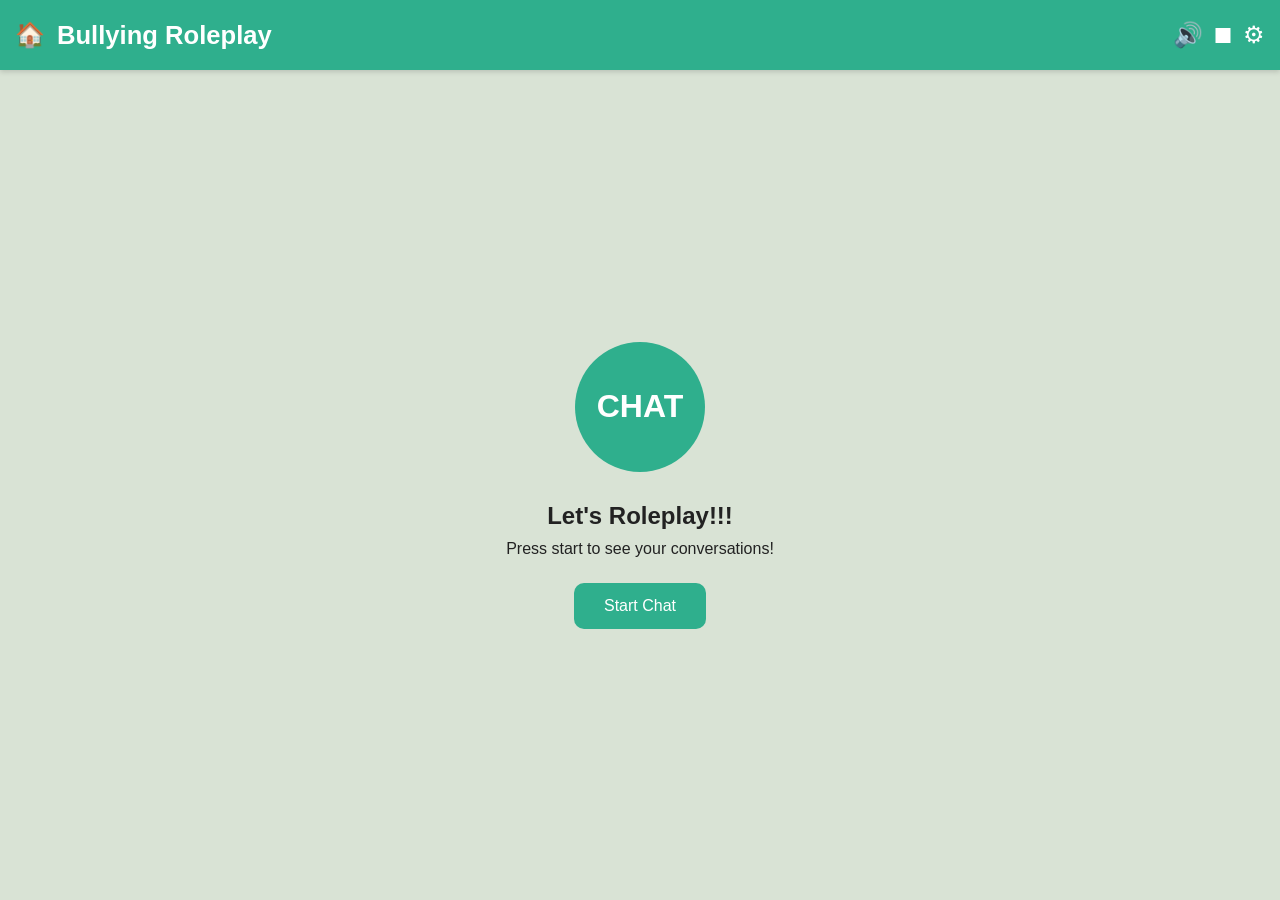
<file: CyberSafe_Games/BullyingRoleplayGame/BullyingRoleplay.html>
<html lang="en">
<head>
  <meta charset="UTF-8">
  <meta name="viewport" content="width=device-width, initial-scale=1.0">

  <title>Bullying Roleplay</title>
  <link rel="stylesheet" href="bullying-style.css">
</head>

<body class="theme-default">

  <div class="app">

    <!-- main top bar -->
    <div class="topbar">
      <button id="hubBtn" class="icon-btn">🏠</button>
      <h1>Bullying Roleplay</h1>

      <div class="top-actions">
        <button id="speakBtn" class="icon-btn">🔊</button>
        <button id="stopSpeechBtn" class="icon-btn">⏹</button>
        <button id="settingsBtn" class="icon-btn">⚙</button>
      </div>
    </div>

    <!-- first screen -->
    <div id="homeScreen" class="home-screen active">
      <div class="chat-logo">CHAT</div>

      <div class="home-text">
        <h2>Let's Roleplay!!!</h2>
        <p>Press start to see your conversations!</p>
      </div>

      <button id="startBtn" class="start-btn">Start Chat</button>
    </div>

    <!-- chat list screen -->
    <div id="listScreen" class="list-screen">
      <div id="contactList" class="contact-list"></div>

      <div class="bottom-nav">
        <button id="chatTab" class="bottom-btn active">CHAT</button>
        <button id="exitToHubBtn" class="bottom-btn">EXIT</button>
      </div>
    </div>

    <!-- actual chat screen -->
    <div id="chatScreen" class="chat-screen">
      <div class="chat-header">
        <button id="backToListBtn" class="icon-btn">←</button>

        <div id="chatAvatar" class="avatar-small">🦊</div>
        <h2 id="chatName">Sir Sly Paws</h2>

        <div class="chat-icons">
          <span>📞</span>
          <span>⋮</span>
        </div>
      </div>

      <div id="chatArea" class="chat-area"></div>

      <div id="choiceArea" class="choice-area"></div>

      <div id="tipBox" class="tip-box hidden">
        <span>💡</span>
        <p id="tipText"></p>
        <button id="closeTipBtn">×</button>
      </div>

      <div class="message-input">
        <span>📎</span>
        <input type="text" placeholder="Type a message..." disabled>
        <span>➤</span>
      </div>
    </div>

  </div>

  <!-- settings box -->
  <div id="settingsModal" class="modal">
    <div class="modal-box">
      <button id="closeSettings" class="close-btn">×</button>

      <h2>Settings</h2>

      <h3>Theme</h3>
      <button class="theme-option active" data-theme="default">Default</button>
      <button class="theme-option" data-theme="dark">High Contrast Dark</button>
      <button class="theme-option" data-theme="light">High Contrast Light</button>
      <button class="theme-option" data-theme="blueyellow">Blue-Yellow Accessible</button>

      <h3>Text Size</h3>
      <div class="size-options">
        <button class="size-option" data-scale="0.85">Small</button>
        <button class="size-option active" data-scale="1">Medium</button>
        <button class="size-option" data-scale="1.2">Large</button>
        <button class="size-option" data-scale="1.4">Extra Large</button>
      </div>

      <label class="tts-row">
        <input type="checkbox" id="ttsToggle">
        Text-to-speech feedback
      </label>
    </div>
  </div>

  <script src="bullying-script.js"></script>
</body>
</html>
</file>
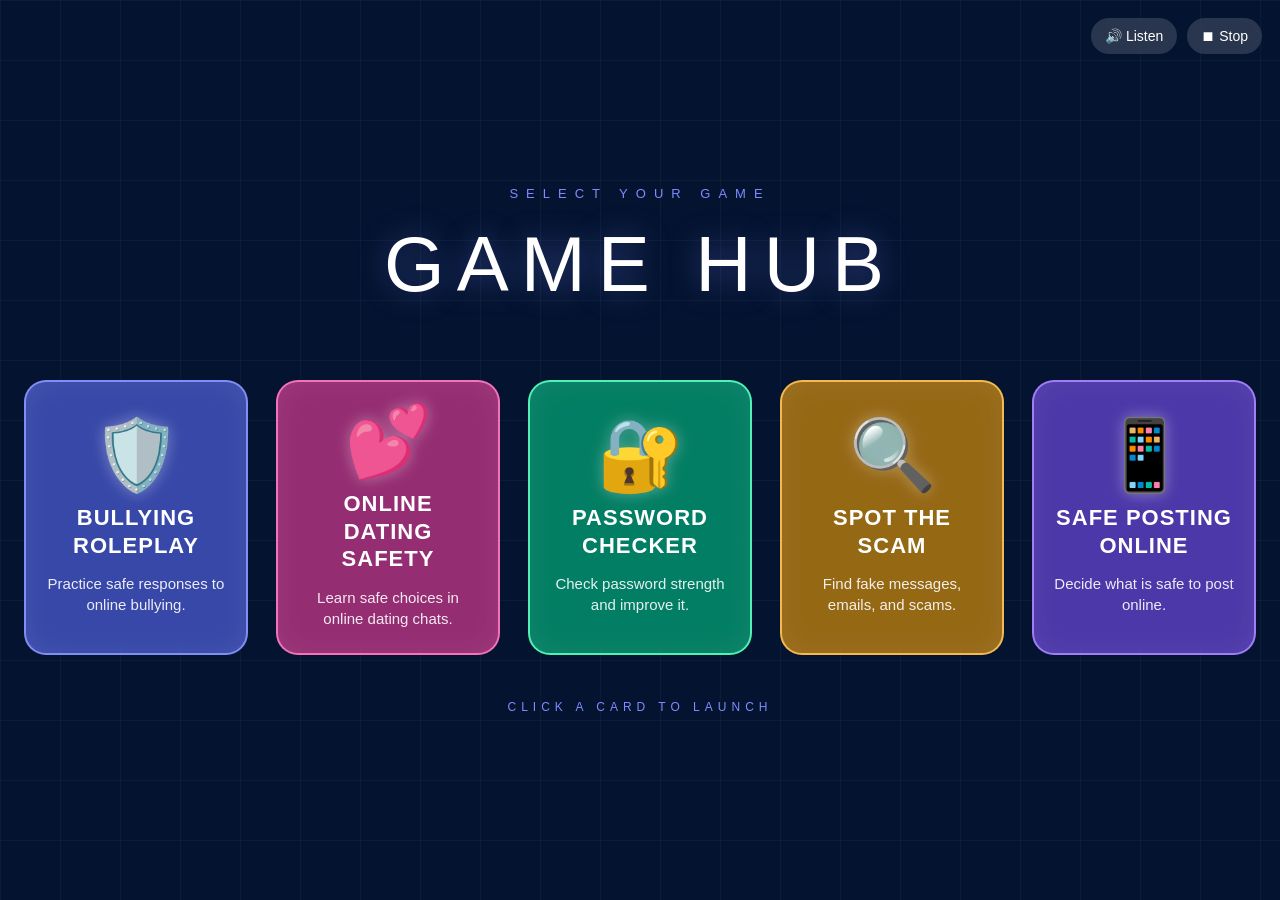
<file: CyberSafe_Games/MainMenu/mainmenu.html>
<html lang="en">
<head>
  <meta charset="UTF-8">
  <meta name="viewport" content="width=device-width, initial-scale=1.0">

  <title>Cyber Safety Game Hub</title>
  <link rel="stylesheet" href="menu-style.css">
</head>

<body>
  <main class="container">

    <!-- Text to speech buttons -->
    <div class="speech-controls">
      <button onclick="speakIntro()">🔊 Listen</button>
      <button onclick="stopSpeech()">⏹ Stop</button>
    </div>

    <p class="subtitle">SELECT YOUR GAME</p>
    <h1 class="title">GAME HUB</h1>

    <div class="games">

      <button class="card blue" onclick="launchGame('../BullyingRoleplayGame/BullyingRoleplay.html')">
        <div class="emoji">🛡️</div>
        <h2>Bullying<br>Roleplay</h2>
        <p>Practice safe responses to online bullying.</p>
      </button>

      <button class="card pink" onclick="launchGame('../SafeDatingGame/SafeDating.html')">
        <div class="emoji">💕</div>
        <h2>Online Dating<br>Safety</h2>
        <p>Learn safe choices in online dating chats.</p>
      </button>

      <button class="card green" onclick="launchGame('../password-checker/passwordchecker.html')">
        <div class="emoji">🔐</div>
        <h2>Password<br>Checker</h2>
        <p>Check password strength and improve it.</p>
      </button>

      <button class="card orange" onclick="launchGame('../SpotTheScam/SpotTheScam.html')">
        <div class="emoji">🔍</div>
        <h2>Spot The<br>Scam</h2>
        <p>Find fake messages, emails, and scams.</p>
      </button>

      <button class="card purple" onclick="launchGame('../SafePostingOnlineGame/SafePosting.html')">
        <div class="emoji">📱</div>
        <h2>Safe Posting<br>Online</h2>
        <p>Decide what is safe to post online.</p>
      </button>

    </div>

    <p class="footer">CLICK A CARD TO LAUNCH</p>

  </main>

  <script src="menu-script.js"></script>
</body>
</html>
</file>
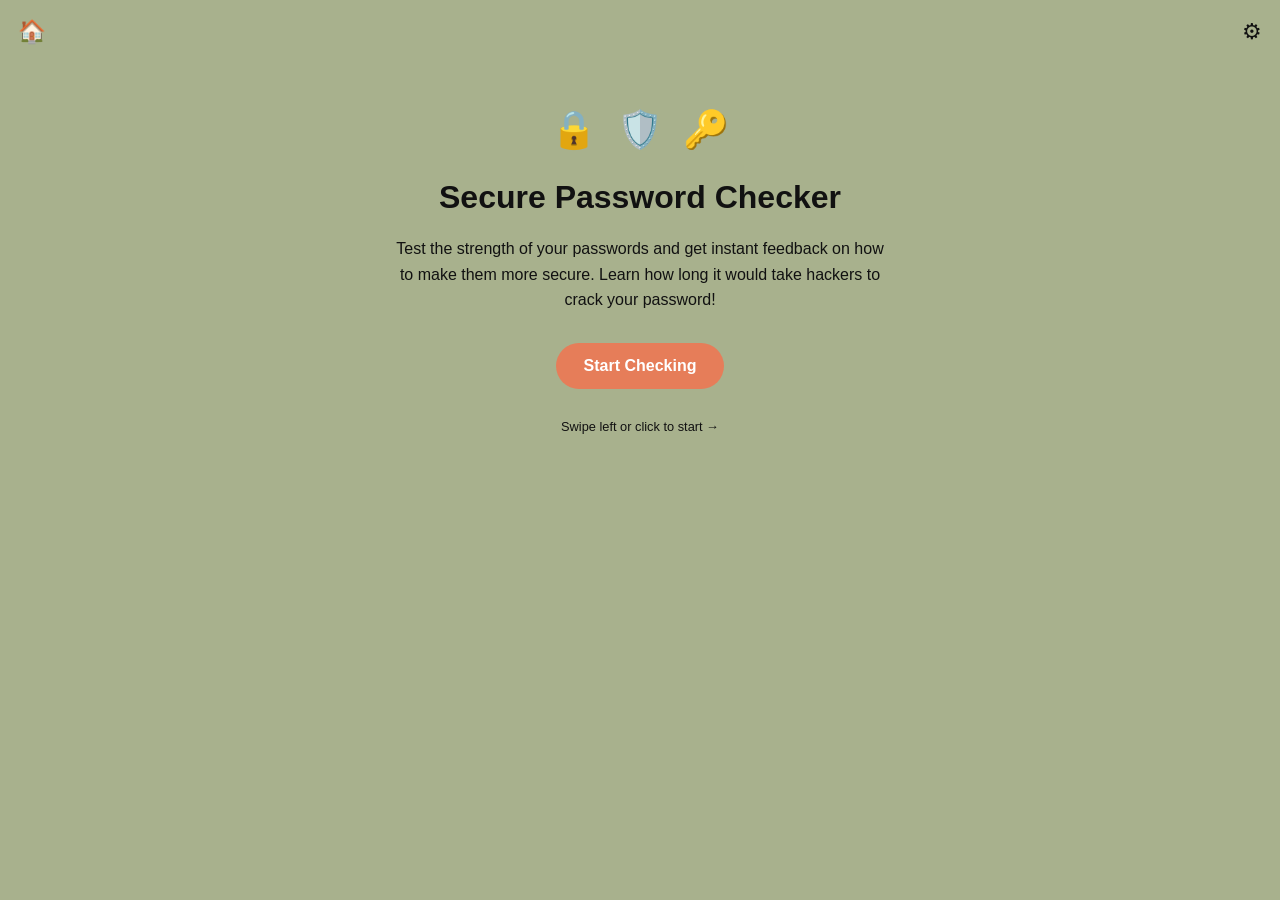
<file: CyberSafe_Games/password-checker/passwordchecker.html>
<html lang="en">
<head>
  <meta charset="UTF-8" />
  <meta name="viewport" content="width=device-width, initial-scale=1.0" />
  <title>Password Checker</title>
  <link rel="stylesheet" href="pcstyle.css" />
</head>

<body class="theme-default">
  <div class="app">

    <section id="homeScreen" class="home-screen active">
      <div class="home-top-buttons">
        <button id="hubBtn" class="top-small-btn" aria-label="Back to main menu">&#127968;</button>
        <button id="homeSettingsBtn" class="top-small-btn" aria-label="Settings">&#9881;</button>
      </div>

      <div class="home-icons">
        <span>&#128274;</span>
        <span>&#128737;&#65039;</span>
        <span>&#128273;</span>
      </div>

      <h1>Secure Password Checker</h1>

      <p>
        Test the strength of your passwords and get instant feedback on how to
        make them more secure. Learn how long it would take hackers to crack
        your password!
      </p>

      <button id="startBtn" class="start-btn">Start Checking</button>

      <small>Swipe left or click to start &#8594;</small>
    </section>

    <section id="checkerScreen" class="checker-screen">
      <div class="topbar">
        <button id="hubBtn2" class="icon-btn" aria-label="Back to main menu">&#127968;</button>

        <h1>Secure Passwords</h1>

        <div class="topbar-actions">
          <button id="settingsBtn" class="icon-btn" aria-label="Settings">&#9881;</button>
        </div>
      </div>

      <div class="content">
        <h2>Enter a password</h2>

        <input
          type="password"
          id="passwordInput"
          placeholder="Type here..."
          autocomplete="off"
        />

        <div id="robotBox" class="robot-box">
          <img src="images/robot.png" alt="Password checker robot" />
        </div>

        <div id="resultArea" class="result-area">
          <p id="message">Start typing to check your password strength.</p>
          <p id="crackTime"></p>

          <button id="speakResultBtn" class="speak-result-btn" aria-label="Read result aloud">&#128266;</button>

          <div class="bar-wrap">
            <div id="strengthBar" class="bar"></div>
          </div>

          <div class="card">
            <h3 id="cardTitle">Tips</h3>
            <ul id="tipsList">
              <li>Use at least 8 characters</li>
              <li>Mix uppercase and lowercase letters</li>
              <li>Add numbers</li>
              <li>Add symbols like ! @ # $</li>
            </ul>
          </div>
        </div>
      </div>
    </section>

  </div>

  <div id="settingsModal" class="modal">
    <div class="modal-box">
      <button id="closeSettings" class="close-btn">&#215;</button>

      <h2>Settings</h2>

      <h3>Theme</h3>

      <button class="theme-option active" data-theme="default">
        Default
        <span>
          <i style="background:#a8b18d"></i>
          <i style="background:#e67d59"></i>
        </span>
      </button>

      <button class="theme-option" data-theme="dark">
        High Contrast Dark
        <span>
          <i style="background:#000"></i>
          <i style="background:#ffd400"></i>
        </span>
      </button>

      <button class="theme-option" data-theme="light">
        High Contrast Light
        <span>
          <i style="background:#fff"></i>
          <i style="background:#0066cc"></i>
        </span>
      </button>

      <button class="theme-option" data-theme="blueyellow">
        Blue&#8211;Yellow Accessible
        <span>
          <i style="background:#0b1f3a"></i>
          <i style="background:#ffcc00"></i>
        </span>
      </button>

      <h3>Text Size</h3>

      <div class="size-options">
        <button class="size-option" data-scale="0.85">Small</button>
        <button class="size-option active" data-scale="1">Medium</button>
        <button class="size-option" data-scale="1.2">Large</button>
        <button class="size-option" data-scale="1.4">Extra Large</button>
      </div>

      <h3>Accessibility</h3>

      <label class="tts-row">
        <input type="checkbox" id="ttsToggle" />
        &#128266; Read results aloud
      </label>

      <label class="show-password-row">
        <input type="checkbox" id="showPasswordToggle" />
        Show password while typing
      </label>

      <button id="clearBtn" class="clear-btn">Clear Password</button>
    </div>
  </div>

  <script src="pcscript.js"></script>
</body>
</html>
</file>
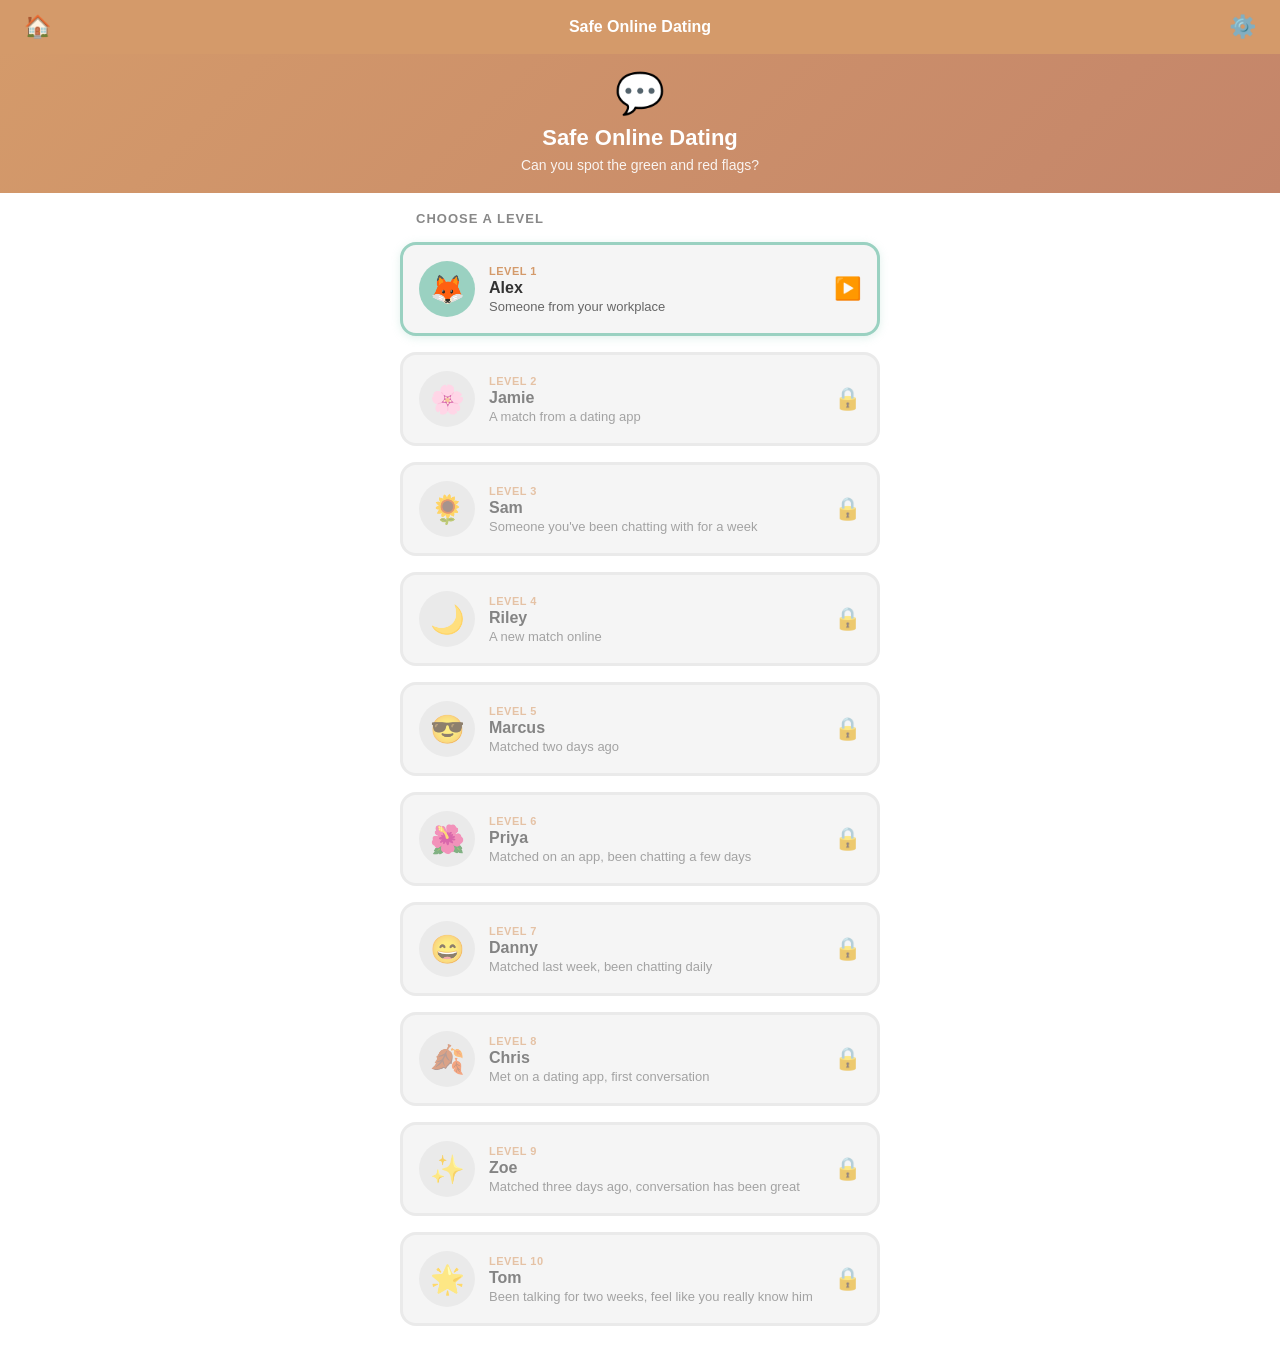
<file: CyberSafe_Games/SafeDatingGame/SafeDating.html>
<!DOCTYPE html>
<html lang="en">
<head>
  <meta charset="UTF-8">
  <meta name="viewport" content="width=device-width, initial-scale=1.0">
  <title>Safe Online Dating</title>

  <style>

    /* THEME - DEFAULT */

    :root {
      --bg:              #ffffff;
      --topbar:          #d49a6a;
      --topbar-text:     #ffffff;
      --chat-header-bg:  #4b5d57;
      --chat-header-text:#ffffff;
      --chat-bg:         #e8f4f1;
      --bubble-them-bg:  #4b5d57;
      --bubble-them-text:#ffffff;
      --bubble-me-bg:    #f5d3a6;
      --bubble-me-text:  #333333;
      --choice-bg:       #f0faf7;
      --choice-border:   #9ad1c1;
      --choice-text:     #333333;
      --choice-hover-bg: #d4ede8;
      --panel-bg:        #ffffff;
      --panel-border:    #e0e0e0;
      --label-text:      #888888;
      --result-card-bg:  #9ad1c1;
      --result-card-text:#333333;
      --explanation-bg:  #f5f5f5;
      --explanation-text:#444444;
      --explanation-h:   #4b5d57;
      --home-header-bg1: #d49a6a;
      --home-header-bg2: #c4856a;
      --level-unlocked-bg:   #f5f5f5;
      --level-unlocked-border:#9ad1c1;
      --level-completed-bg:  #e8f5f2;
      --level-completed-border:#66bb6a;
      --level-locked-bg:     #f0f0f0;
      --level-locked-border: #dddddd;
      --level-avatar-bg:     #9ad1c1;
      --level-locked-avatar: #dddddd;
      --level-num-text:      #d49a6a;
      --level-name-text:     #333333;
      --level-desc-text:     #666666;
      --modal-overlay:       rgba(0, 0, 0, 0.55);
      --modal-bg:            #ffffff;
      --modal-text:          #333333;
      --setting-option-bg:   #f5f5f5;
      --setting-option-text: #333333;
      --setting-active-bg:   #d49a6a;
      --setting-active-text: #ffffff;
      --font-scale: 1;
    }

    /* THEME - HIGH CONTRAST DARK */

    body.theme-dark {
      --bg:              #121212;
      --chat-bg:         #1a1a1a;
      --bubble-them-bg:  #2c2c2c;
      --bubble-them-text:#ffffff;
      --bubble-me-bg:    #3a3a2a;
      --bubble-me-text:  #ffffff;
      --choice-bg:       #1e1e1e;
      --choice-border:   #ffd400;
      --choice-text:     #ffffff;
      --choice-hover-bg: #2e2e2e;
      --panel-bg:        #1e1e1e;
      --panel-border:    #444444;
      --label-text:      #aaaaaa;
      --result-card-bg:  #1e3a35;
      --result-card-text:#ffffff;
      --explanation-bg:  #1e1e1e;
      --explanation-text:#cccccc;
      --explanation-h:   #9ad1c1;
      --level-unlocked-bg:    #1e1e1e;
      --level-unlocked-border:#ffd400;
      --level-completed-bg:   #1a2e1a;
      --level-completed-border:#66bb6a;
      --level-locked-bg:      #1a1a1a;
      --level-locked-border:  #444444;
      --level-avatar-bg:      #2c2c2c;
      --level-locked-avatar:  #2a2a2a;
      --level-num-text:       #ffd400;
      --level-name-text:      #ffffff;
      --level-desc-text:      #aaaaaa;
      --modal-bg:             #1e1e1e;
      --modal-text:           #ffffff;
      --setting-option-bg:    #2c2c2c;
      --setting-option-text:  #ffffff;
      --setting-active-bg:    #ffd400;
      --setting-active-text:  #000000;
    }

    /* THEME - HIGH CONTRAST LIGHT */

    body.theme-light {
      --topbar:          #1976d2;
      --chat-header-bg:  #1976d2;
      --choice-border:   #1976d2;
      --choice-hover-bg: #e3f0ff;
      --result-card-bg:  #e3f0ff;
      --explanation-h:   #1976d2;
      --level-unlocked-border:#1976d2;
      --level-num-text:       #1976d2;
      --setting-active-bg:    #1976d2;
    }

    /* THEME - BLUE-YELLOW ACCESSIBLE */

    body.theme-blueyellow {
      --bg:              #0d2b45;
      --chat-bg:         #0a2236;
      --topbar:          #ffd600;
      --topbar-text:     #000000;
      --chat-header-bg:  #133c5a;
      --chat-header-text:#ffffff;
      --bubble-them-bg:  #1a4a6e;
      --bubble-them-text:#ffffff;
      --bubble-me-bg:    #ffd600;
      --bubble-me-text:  #000000;
      --choice-bg:       #133c5a;
      --choice-border:   #ffd600;
      --choice-text:     #ffffff;
      --choice-hover-bg: #1a4a6e;
      --panel-bg:        #0d2b45;
      --panel-border:    #ffd600;
      --label-text:      #ffd600;
      --result-card-bg:  #133c5a;
      --result-card-text:#ffffff;
      --explanation-bg:  #133c5a;
      --explanation-text:#ffffff;
      --explanation-h:   #ffd600;
      --level-unlocked-bg:    #133c5a;
      --level-unlocked-border:#ffd600;
      --level-completed-bg:   #0a3322;
      --level-completed-border:#66bb6a;
      --level-locked-bg:      #0d2b45;
      --level-locked-border:  #555555;
      --level-avatar-bg:      #1a4a6e;
      --level-locked-avatar:  #333333;
      --level-num-text:       #ffd600;
      --level-name-text:      #ffffff;
      --level-desc-text:      #aaccdd;
      --modal-bg:             #0d2b45;
      --modal-text:           #ffffff;
      --setting-option-bg:    #133c5a;
      --setting-option-text:  #ffffff;
      --setting-active-bg:    #ffd600;
      --setting-active-text:  #000000;
    }

    /* BASE */

    * {
      box-sizing: border-box;
      margin: 0;
      padding: 0;
    }

    html {
      font-size: calc(16px * var(--font-scale));
    }

    body {
      background: var(--bg);
      font-family: Arial, sans-serif;
      min-height: 100vh;
    }

    /* TOPBAR */

    .topbar {
      background: var(--topbar);
      padding: 12px 16px;
      display: flex;
      align-items: center;
      justify-content: space-between;
      font-weight: bold;
      font-size: 1rem;
      color: var(--topbar-text);
      position: fixed;
      top: 0;
      left: 0;
      right: 0;
      z-index: 10;
      width: 100%;
    }

    .topbar-btn {
      background: none;
      border: none;
      color: var(--topbar-text);
      font-size: 1.375rem;
      cursor: pointer;
      padding: 4px 8px;
      border-radius: 8px;
      line-height: 1;
    }

    .topbar-btn:hover {
      background: rgba(255, 255, 255, 0.2);
    }

    /* SCREEN */

    #screen {
      margin-top: 46px;
      min-height: calc(100vh - 46px);
      overflow-y: auto;
      display: flex;
      flex-direction: column;
      width: 100%;
    }

    /* HOME SCREEN */

    .home-header {
      background: linear-gradient(135deg, var(--home-header-bg1) 0%, var(--home-header-bg2) 100%);
      padding: 24px 20px 20px;
      text-align: center;
      color: #ffffff;
      flex-shrink: 0;
    }

    .home-header .home-icon {
      font-size: 2.5rem;
      margin-bottom: 8px;
    }

    .home-header h1 {
      font-size: 1.375rem;
      font-weight: bold;
    }

    .home-header p {
      font-size: 0.875rem;
      margin-top: 6px;
      opacity: 0.9;
    }

    .levels-label {
      padding: 18px 16px 8px;
      font-size: 0.8125rem;
      font-weight: bold;
      color: var(--label-text);
      letter-spacing: 1px;
      text-transform: uppercase;
      flex-shrink: 0;
      max-width: 480px;
      margin-left: auto;
      margin-right: auto;
      width: 100%;
      box-sizing: border-box;
    }

    .level-card {
      margin: 8px auto;
      max-width: 480px;
      width: calc(100% - 28px);
      border-radius: 16px;
      padding: 16px;
      display: flex;
      align-items: center;
      gap: 14px;
      border: 3px solid transparent;
      transition: transform 0.1s, box-shadow 0.1s;
      flex-shrink: 0;
    }

    .level-card:active { transform: scale(0.97); }

    .level-card.unlocked {
      background: var(--level-unlocked-bg);
      border-color: var(--level-unlocked-border);
      box-shadow: 0 2px 8px rgba(154, 209, 193, 0.3);
      cursor: pointer;
    }

    .level-card.unlocked:hover {
      box-shadow: 0 4px 14px rgba(154, 209, 193, 0.5);
    }

    .level-card.completed {
      background: var(--level-completed-bg);
      border-color: var(--level-completed-border);
      cursor: pointer;
    }

    .level-card.locked {
      background: var(--level-locked-bg);
      border-color: var(--level-locked-border);
      cursor: not-allowed;
      opacity: 0.6;
    }

    .level-avatar {
      width: 56px;
      height: 56px;
      border-radius: 50%;
      background: var(--level-avatar-bg);
      display: flex;
      align-items: center;
      justify-content: center;
      font-size: 1.75rem;
      flex-shrink: 0;
    }

    .level-card.locked .level-avatar {
      background: var(--level-locked-avatar);
    }

    .level-info { flex: 1; }

    .level-info .level-num {
      font-size: 0.6875rem;
      font-weight: bold;
      color: var(--level-num-text);
      text-transform: uppercase;
      letter-spacing: 0.5px;
    }

    .level-info .level-name {
      font-size: 1rem;
      font-weight: bold;
      color: var(--level-name-text);
      margin: 2px 0;
    }

    .level-info .level-desc {
      font-size: 0.8125rem;
      color: var(--level-desc-text);
    }

    .level-badge {
      font-size: 1.375rem;
      flex-shrink: 0;
    }

    /* CHAT SCREEN - contact header */

    .chat-header {
      background: var(--chat-header-bg);
      padding: 12px max(16px, calc((100% - 480px) / 2));
      display: flex;
      align-items: center;
      gap: 12px;
      color: var(--chat-header-text);
      flex-shrink: 0;
    }

    .chat-avatar {
      width: 40px;
      height: 40px;
      border-radius: 50%;
      background: var(--level-avatar-bg);
      display: flex;
      align-items: center;
      justify-content: center;
      font-size: 1.25rem;
      flex-shrink: 0;
    }

    .chat-header-text .chat-name {
      font-weight: bold;
      font-size: 0.9375rem;
    }

    .chat-header-text .chat-tagline {
      font-size: 0.75rem;
      opacity: 0.8;
    }

    /* CHAT SCREEN - message bubbles */

    .chat-messages {
      background: var(--chat-bg);
      padding: 14px max(14px, calc((100% - 480px) / 2));
      display: flex;
      flex-direction: column;
      gap: 10px;
      flex-shrink: 0;
    }

    .bubble-row {
      display: flex;
      align-items: flex-end;
      gap: 6px;
    }

    .bubble-row.them { align-self: flex-start; flex-direction: row; }
    .bubble-row.me   { align-self: flex-end;   flex-direction: row-reverse; }

    .bubble {
      max-width: 75%;
      padding: 11px 14px;
      border-radius: 18px;
      font-size: 0.9375rem;
      line-height: 1.4;
      animation: popIn 0.2s ease;
    }

    @keyframes popIn {
      from { opacity: 0; transform: scale(0.92) translateY(4px); }
      to   { opacity: 1; transform: scale(1)    translateY(0);   }
    }

    .bubble.them {
      background: var(--bubble-them-bg);
      color: var(--bubble-them-text);
      border-bottom-left-radius: 4px;
    }

    .bubble.me {
      background: var(--bubble-me-bg);
      color: var(--bubble-me-text);
      border-bottom-right-radius: 4px;
    }

    .bubble-speak-btn {
      width: 30px;
      height: 30px;
      border-radius: 50%;
      border: none;
      background: var(--panel-bg);
      color: var(--chat-header-bg);
      font-size: 0.875rem;
      cursor: pointer;
      display: flex;
      align-items: center;
      justify-content: center;
      flex-shrink: 0;
      opacity: 0.8;
      transition: opacity 0.15s, transform 0.1s;
      box-shadow: 0 1px 4px rgba(0, 0, 0, 0.15);
    }

    .bubble-speak-btn:hover  { opacity: 1; }
    .bubble-speak-btn:active { transform: scale(0.92); }

    .typing {
      background: var(--bubble-them-bg);
      color: var(--bubble-them-text);
      padding: 11px 14px;
      border-radius: 18px;
      border-bottom-left-radius: 4px;
      align-self: flex-start;
      font-size: 1.25rem;
      letter-spacing: 2px;
    }


    .choices-area {
      background: var(--panel-bg);
      padding: 12px max(12px, calc((100% - 480px) / 2));
      flex-shrink: 0;
      border-top: 2px solid var(--panel-border);
    }

    .choices-label {
      font-size: 0.75rem;
      font-weight: bold;
      color: var(--label-text);
      text-transform: uppercase;
      letter-spacing: 0.5px;
      margin-bottom: 8px;
    }

    .choice-row {
      display: flex;
      align-items: stretch;
      gap: 8px;
      margin-bottom: 8px;
    }

    .choice-row:last-child { margin-bottom: 0; }

    .choice-speak-btn {
      width: 44px;
      height: 44px;
      border-radius: 50%;
      border: 2px solid var(--choice-border);
      background: var(--panel-bg);
      color: var(--choice-text);
      font-size: 1.125rem;
      cursor: pointer;
      display: flex;
      align-items: center;
      justify-content: center;
      flex-shrink: 0;
      align-self: center;
      transition: background 0.15s, transform 0.1s;
    }

    .choice-speak-btn:hover  { background: var(--choice-hover-bg); }
    .choice-speak-btn:active { transform: scale(0.92); }

    .choice-btn {
      flex: 1;
      padding: 13px 16px;
      border: 2px solid var(--choice-border);
      border-radius: 14px;
      background: var(--choice-bg);
      color: var(--choice-text);
      font-family: Arial, sans-serif;
      font-size: 0.875rem;
      font-weight: bold;
      text-align: left;
      cursor: pointer;
      transition: background 0.15s, border-color 0.15s, transform 0.1s;
      line-height: 1.4;
    }

    .choice-btn:hover {
      background: var(--choice-hover-bg);
      border-color: var(--chat-header-bg);
    }

    .choice-btn:active { transform: scale(0.98); }



    .flag-area {
      background: var(--panel-bg);
      padding: 14px max(12px, calc((100% - 480px) / 2));
      border-top: 2px solid var(--panel-border);
      flex-shrink: 0;
    }

    .flag-label {
      font-size: 0.75rem;
      font-weight: bold;
      color: var(--label-text);
      text-transform: uppercase;
      letter-spacing: 0.5px;
      text-align: center;
      margin-bottom: 10px;
    }

    .flag-row {
      display: flex;
      gap: 8px;
      justify-content: center;
    }

    .flag-btn {
      flex: 1;
      padding: 14px 4px;
      border: none;
      border-radius: 14px;
      font-family: Arial, sans-serif;
      font-size: 0.8125rem;
      font-weight: bold;
      cursor: pointer;
      display: flex;
      align-items: center;
      justify-content: center;
      gap: 5px;
      transition: transform 0.1s, opacity 0.2s, box-shadow 0.2s;
    }

    .flag-btn:active { transform: scale(0.96); }

    .flag-btn.red-flag {
      background: #ef5350;
      color: #ffffff;
      box-shadow: 0 3px 8px rgba(239, 83, 80, 0.3);
    }

    .flag-btn.yellow-flag {
      background: #f9a825;
      color: #1a1a1a;
      box-shadow: 0 3px 8px rgba(249, 168, 37, 0.3);
    }

    .flag-btn.green-flag {
      background: #66bb6a;
      color: #ffffff;
      box-shadow: 0 3px 8px rgba(102, 187, 106, 0.3);
    }

    .flag-btn:disabled {
      opacity: 0.35;
      cursor: not-allowed;
      box-shadow: none;
      transform: none;
    }
    .result-screen {
      flex: 1;
      display: flex;
      flex-direction: column;
      padding: 20px max(16px, calc((100% - 480px) / 2));
      gap: 14px;
    }

    .result-verdict {
      background: var(--result-card-bg);
      border-radius: 20px;
      padding: 24px 20px;
      text-align: center;
      flex-shrink: 0;
    }

    .result-verdict .verdict-icon  { font-size: 3rem; }

    .result-verdict .verdict-title {
      font-size: 1.125rem;
      font-weight: bold;
      color: var(--result-card-text);
      margin: 10px 0 4px;
    }

    .result-verdict .verdict-flag {
      font-size: 1.0625rem;
      font-weight: bold;
      margin: 6px 0;
    }

    .result-verdict .verdict-flag.correct { color: #2e7d32; }
    .result-verdict .verdict-flag.close   { color: #e65100; }
    .result-verdict .verdict-flag.wrong   { color: #c62828; }

    .result-verdict .verdict-answer {
      margin-top: 8px;
      font-size: 0.875rem;
      color: var(--result-card-text);
    }

    .result-explanation {
      background: var(--explanation-bg);
      border-radius: 16px;
      padding: 16px;
      flex-shrink: 0;
    }

    .result-explanation h3 {
      font-size: 0.9375rem;
      font-weight: bold;
      color: var(--explanation-h);
      margin-bottom: 8px;
    }

    .result-explanation p {
      font-size: 0.875rem;
      line-height: 1.6;
      color: var(--explanation-text);
    }

    .result-actions {
      display: flex;
      flex-direction: column;
      gap: 10px;
      flex-shrink: 0;
      padding-bottom: 4px;
    }

    .action-btn {
      padding: 16px;
      border: none;
      border-radius: 14px;
      font-family: Arial, sans-serif;
      font-size: 1rem;
      font-weight: bold;
      cursor: pointer;
      text-align: center;
      transition: transform 0.1s, box-shadow 0.1s;
    }

    .action-btn:active { transform: scale(0.97); }

    .action-btn.primary {
      background: var(--topbar);
      color: var(--topbar-text);
      box-shadow: 0 3px 10px rgba(212, 154, 106, 0.35);
    }

    .action-btn.secondary {
      background: var(--explanation-bg);
      color: var(--explanation-h);
      border: 2px solid var(--level-unlocked-border);
    }



    .settings-overlay {
      position: fixed;
      inset: 0;
      background: var(--modal-overlay);
      display: none;
      align-items: flex-end;
      justify-content: center;
      z-index: 100;
    }

    .settings-overlay.active {
      display: flex;
    }

    .settings-box {
      background: var(--modal-bg);
      width: 100%;
      max-width: 480px;
      max-height: 85%;
      overflow-y: auto;
      border-radius: 20px 20px 0 0;
      padding: 20px 18px 30px;
      position: relative;
    }

    .settings-title {
      font-size: 1.25rem;
      font-weight: bold;
      color: var(--modal-text);
      margin-bottom: 18px;
    }

    .settings-section {
      font-size: 0.75rem;
      font-weight: bold;
      color: var(--label-text);
      text-transform: uppercase;
      letter-spacing: 1px;
      margin: 16px 0 8px;
    }

    .settings-section:first-of-type { margin-top: 0; }

    .setting-option {
      width: 100%;
      padding: 12px 14px;
      margin-bottom: 8px;
      border-radius: 12px;
      border: 2px solid var(--panel-border);
      background: var(--setting-option-bg);
      color: var(--setting-option-text);
      font-family: Arial, sans-serif;
      font-size: 0.9375rem;
      font-weight: bold;
      text-align: left;
      cursor: pointer;
      transition: background 0.15s;
    }

    .setting-option.active {
      background: var(--setting-active-bg);
      color: var(--setting-active-text);
      border-color: var(--setting-active-bg);
    }

    .setting-option:last-child { margin-bottom: 0; }

    /* Text size options in a 2-column grid */
    .size-grid {
      display: grid;
      grid-template-columns: 1fr 1fr;
      gap: 8px;
      margin-bottom: 8px;
    }


    .tts-toggle-row {
      display: flex;
      align-items: center;
      justify-content: space-between;
      padding: 12px 14px;
      border-radius: 12px;
      border: 2px solid var(--panel-border);
      background: var(--setting-option-bg);
      margin-bottom: 8px;
    }

    .tts-toggle-label {
      font-size: 0.9375rem;
      font-weight: bold;
      color: var(--setting-option-text);
    }


    .toggle-switch {
      position: relative;
      width: 48px;
      height: 26px;
      flex-shrink: 0;
    }

    .toggle-switch input {
      opacity: 0;
      width: 0;
      height: 0;
      position: absolute;
    }

    .toggle-track {
      position: absolute;
      inset: 0;
      background: #cccccc;
      border-radius: 999px;
      cursor: pointer;
      transition: background 0.2s;
    }

    .toggle-track::after {
      content: '';
      position: absolute;
      width: 20px;
      height: 20px;
      background: #ffffff;
      border-radius: 50%;
      top: 3px;
      left: 3px;
      transition: transform 0.2s;
    }

    .toggle-switch input:checked + .toggle-track {
      background: #66bb6a;
    }

    .toggle-switch input:checked + .toggle-track::after {
      transform: translateX(22px);
    }

    .settings-close-btn {
      position: absolute;
      top: 14px;
      right: 14px;
      width: 32px;
      height: 32px;
      border-radius: 50%;
      border: none;
      background: var(--panel-border);
      color: var(--modal-text);
      font-size: 1rem;
      cursor: pointer;
      display: flex;
      align-items: center;
      justify-content: center;
    }

  </style>
</head>

<body>

  <!-- TOPBAR -->
  <div class="topbar">
    <button class="topbar-btn" id="backBtn" aria-label="Back to main menu">&#127968;</button>
    <span>Safe Online Dating</span>
    <button class="topbar-btn" onclick="openSettings()" aria-label="Settings">&#9881;&#65039;</button>
  </div>

  <!-- SCREEN -->
  <div id="screen"></div>

  <!-- SETTINGS MODAL -->
  <div class="settings-overlay" id="settingsOverlay" role="dialog" aria-modal="true" aria-label="Settings">
    <div class="settings-box">

      <button class="settings-close-btn" onclick="closeSettings()" aria-label="Close settings">&#215;</button>
      <div class="settings-title">Settings</div>

      <!-- THEME -->
      <div class="settings-section">Theme</div>

      <button class="setting-option active" id="theme-default"
              onclick="setTheme('default', this)">
        Default
      </button>
      <button class="setting-option" id="theme-dark"
              onclick="setTheme('dark', this)">
        High Contrast Dark
      </button>
      <button class="setting-option" id="theme-light"
              onclick="setTheme('light', this)">
        High Contrast Light
      </button>
      <button class="setting-option" id="theme-blueyellow"
              onclick="setTheme('blueyellow', this)">
        Blue-Yellow Accessible
      </button>

      <!-- TEXT SIZE -->
      <div class="settings-section">Text Size</div>

      <div class="size-grid">
        <button class="setting-option" data-scale="0.85"
                onclick="setTextSize(this)">Small</button>
        <button class="setting-option active" data-scale="1"
                onclick="setTextSize(this)">Medium</button>
        <button class="setting-option" data-scale="1.2"
                onclick="setTextSize(this)">Large</button>
        <button class="setting-option" data-scale="1.4"
                onclick="setTextSize(this)">Extra Large</button>
      </div>

      <!-- TEXT TO SPEECH -->
      <div class="settings-section">Accessibility</div>

      <div class="tts-toggle-row">
        <span class="tts-toggle-label">&#128266; Read messages aloud</span>
        <label class="toggle-switch" aria-label="Enable text to speech">
          <input type="checkbox" id="ttsToggle" onchange="handleTtsToggle()">
          <span class="toggle-track"></span>
        </label>
      </div>

    </div>
  </div>

  <script src="SafeDating_levels.js"></script>
  <script src="SafeDating.js"></script>
</body>
</html>
</file>
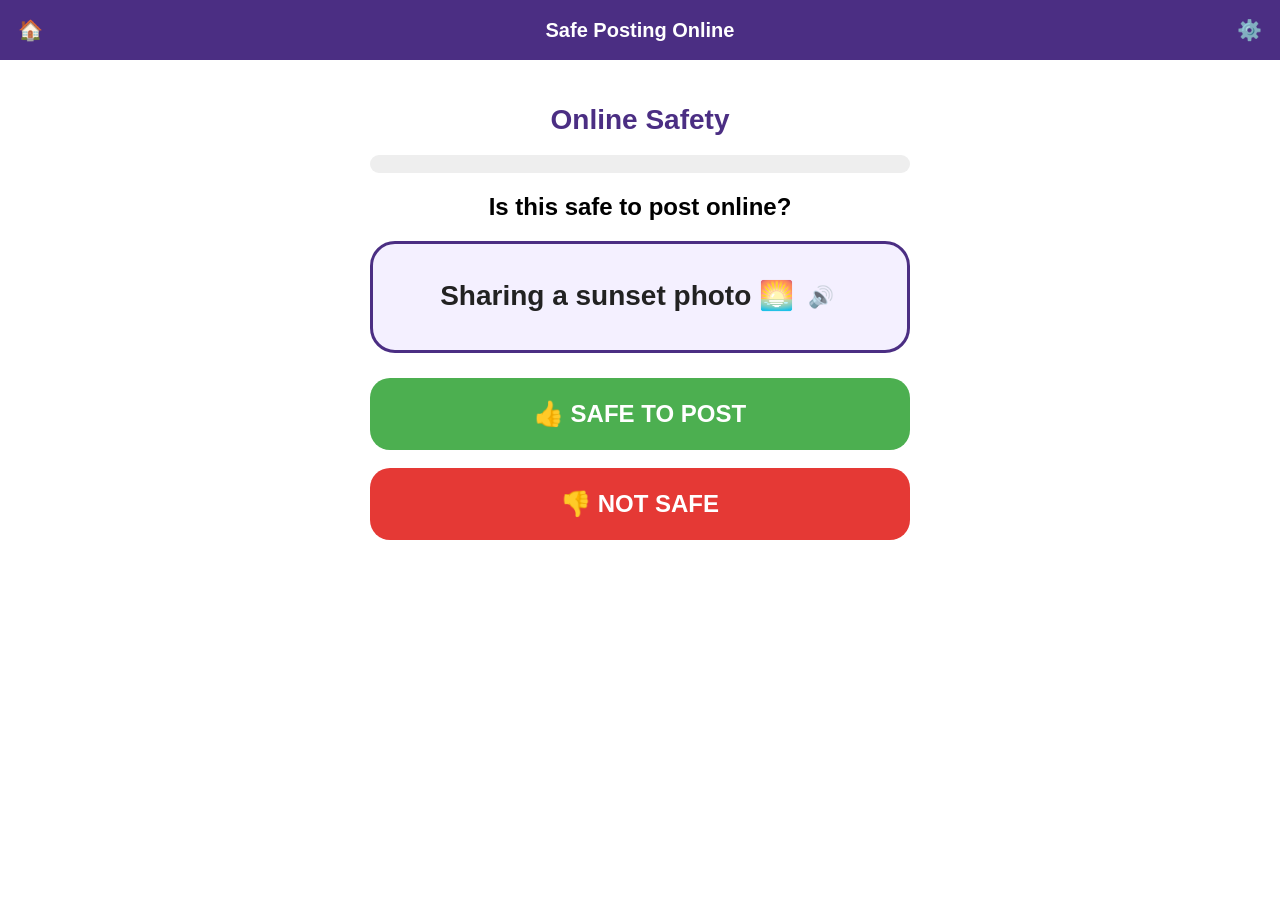
<file: CyberSafe_Games/SafePostingOnlineGame/SafePosting.html>
<!DOCTYPE html>
<html lang="en">

<head>
<meta charset="UTF-8">
<meta name="viewport" content="width=device-width, initial-scale=1.0">

<title>Safe Posting Online</title>

<style>

body{
    margin:0;
    background:#f7d6d6;
    font-family:Arial, sans-serif;
    min-height:100vh;
}

/* FONT SCALE */
:root{ --font-scale:1; }
html{ font-size:calc(16px * var(--font-scale)); }

/* FULL WIDTH CONTAINER - no phone shell */
.phone{
    width:100%;
    min-height:100vh;
    background:white;
}

/* TOPBAR */
.topbar{
    background:#4b2e83;
    color:white;
    padding:18px;
    display:flex;
    justify-content:space-between;
    align-items:center;
    font-size:1.25rem;
    font-weight:bold;
}

.topbar span{
    cursor:pointer;
}

/* CONTENT */
.content{
    padding:25px;
    text-align:center;
    max-width:540px;
    margin:0 auto;
}

h1{
    font-size:1.75rem;
    color:#4b2e83;
}

h2{
    font-size:1.5rem;
}

/* PROGRESS BAR */
.progress-box{
    background:#eee;
    height:18px;
    border-radius:20px;
    overflow:hidden;
    margin-bottom:20px;
}

.progress{
    height:100%;
    background:#66bb6a;
    width:0%;
}

/* CARD */
.card{
    background:#f4f0ff;
    border:3px solid #4b2e83;
    border-radius:25px;
    padding:35px 20px;
    margin-top:20px;
    margin-bottom:25px;
    font-size:1.75rem;
    font-weight:bold;
    color:#222;
}

/* BUTTONS */
.answer-btn{
    width:100%;
    padding:22px;
    border:none;
    border-radius:20px;
    font-size:1.5rem;
    font-weight:bold;
    margin-bottom:18px;
    cursor:pointer;
}

.safe-btn{
    background:#4caf50;
    color:white;
}

.unsafe-btn{
    background:#e53935;
    color:white;
}

.next-btn{
    background:#1e88e5;
    color:white;
    width:100%;
    padding:18px;
    border:none;
    border-radius:20px;
    font-size:1.375rem;
    margin-top:25px;
    cursor:pointer;
}

/* RESULT */
.result-title{
    font-size:2.375rem;
    font-weight:bold;
    margin-top:20px;
}

.good{
    color:#2e7d32;
}

.bad{
    color:#c62828;
}

/* BADGES */
.badge{
    background:#f4f0ff;
    border:2px solid #4b2e83;
    border-radius:18px;
    padding:14px;
    margin-top:12px;
    font-size:1.25rem;
}

/* SETTINGS */
.setting-option{
    background:#f4f0ff;
    border:2px solid #4b2e83;
    border-radius:18px;
    padding:18px;
    margin-top:15px;
    font-size:1.375rem;
    cursor:pointer;
}

/* DARK THEME */
.phone.dark-theme{
    background:#121212;
    color:white;
}

.phone.dark-theme .card{
    background:#1f1f1f;
    color:white;
}

.phone.dark-theme .topbar{
    background:black;
}

/* HIGH CONTRAST */
.phone.high-contrast{
    background:black;
    color:yellow;
}

.phone.high-contrast .topbar{
    background:yellow;
    color:black;
}

.phone.high-contrast .card{
    background:black;
    color:yellow;
    border-color:yellow;
}

/* HIGH CONTRAST DARK */
.phone.contrast-dark{
    background:#000000;
    color:#ffffff;
}

.phone.contrast-dark .topbar{
    background:#000000;
    color:#ffd400;
}

.phone.contrast-dark .card{
    background:#111111;
    color:#ffffff;
    border-color:#ffd400;
}

.phone.contrast-dark h1,
.phone.contrast-dark h2{
    color:#ffd400;
}

/* HIGH CONTRAST LIGHT */
.phone.contrast-light{
    background:#ffffff;
    color:#000000;
}

.phone.contrast-light .topbar{
    background:#0066cc;
    color:#ffffff;
}

.phone.contrast-light .card{
    background:#f0f0f0;
    color:#000000;
    border-color:#0066cc;
}

/* BLUE-YELLOW ACCESSIBLE */
.phone.blue-yellow{
    background:#0b1f3a;
    color:#ffffff;
}

.phone.blue-yellow .topbar{
    background:#ffcc00;
    color:#000000;
}

.phone.blue-yellow .card{
    background:#1a3a6e;
    color:#ffffff;
    border-color:#ffcc00;
}

.phone.blue-yellow h1{
    color:#ffcc00;
}

.phone.blue-yellow .next-btn{
    background:#ffcc00;
    color:#000000;
}

/* SETTINGS MODAL */
.settings-overlay{
    position:fixed;
    inset:0;
    background:rgba(0,0,0,0.55);
    display:none;
    align-items:flex-end;
    justify-content:center;
    z-index:100;
}

.settings-overlay.active{
    display:flex;
}

.settings-sheet{
    background:#f4f0ff;
    border-top:3px solid #4b2e83;
    border-radius:25px 25px 0 0;
    padding:25px 20px 35px;
    width:100%;
    max-width:540px;
    max-height:85vh;
    overflow-y:auto;
    position:relative;
}

.settings-modal-title{
    font-size:1.375rem;
    font-weight:bold;
    color:#4b2e83;
    margin-bottom:16px;
}

.settings-section-label{
    font-size:13px;
    font-weight:bold;
    color:#888;
    text-transform:uppercase;
    letter-spacing:1px;
    margin:14px 0 8px;
}

.settings-btn{
    width:100%;
    padding:14px;
    border:2px solid #4b2e83;
    border-radius:14px;
    background:white;
    color:#4b2e83;
    font-size:1rem;
    font-weight:bold;
    text-align:left;
    cursor:pointer;
    margin-bottom:8px;
}

.settings-btn:last-child{ margin-bottom:0; }

.settings-size-grid{
    display:grid;
    grid-template-columns:1fr 1fr;
    gap:8px;
    margin-bottom:8px;
}

.settings-size-grid .settings-btn{
    text-align:center;
    padding:14px 8px;
    height:52px;
    display:flex;
    align-items:center;
    justify-content:center;
    font-size:0.9rem;
}

.settings-done-btn{
    width:100%;
    padding:16px;
    border:none;
    border-radius:14px;
    background:#4b2e83;
    color:white;
    font-size:1.125rem;
    font-weight:bold;
    cursor:pointer;
    margin-top:14px;
}

.settings-close-btn{
    position:absolute;
    top:14px;
    right:14px;
    width:32px;
    height:32px;
    border-radius:50%;
    border:none;
    background:#ddd;
    color:#333;
    font-size:1rem;
    cursor:pointer;
    display:flex;
    align-items:center;
    justify-content:center;
}

/* SPEAK BUTTON */
.speak-btn{
    background:none;
    border:none;
    font-size:1.3rem;
    cursor:pointer;
    padding:6px;
    border-radius:50%;
    opacity:0.7;
    display:inline-block;
    vertical-align:middle;
}
.speak-btn:hover{ opacity:1; }

/* TTS TOGGLE ROW */
.tts-row{
    display:flex;
    align-items:center;
    justify-content:space-between;
    padding:14px;
    border:2px solid #4b2e83;
    border-radius:14px;
    background:white;
    margin-bottom:8px;
    font-size:1rem;
    font-weight:bold;
    color:#4b2e83;
    cursor:pointer;
}

/* TOGGLE SWITCH */
.toggle-switch{
    position:relative;
    width:48px;
    height:26px;
    flex-shrink:0;
}
.toggle-switch input{
    opacity:0;
    width:0;
    height:0;
    position:absolute;
}
.toggle-track{
    position:absolute;
    inset:0;
    background:#cccccc;
    border-radius:999px;
    cursor:pointer;
    transition:background 0.2s;
}
.toggle-track::after{
    content:'';
    position:absolute;
    width:20px;
    height:20px;
    background:#ffffff;
    border-radius:50%;
    top:3px;
    left:3px;
    transition:transform 0.2s;
}
.toggle-switch input:checked + .toggle-track{ background:#66bb6a; }
.toggle-switch input:checked + .toggle-track::after{ transform:translateX(22px); }

</style>
</head>

<body>

<div class="phone">
    <div id="screen"></div>
</div>

<!-- SETTINGS MODAL -->
<div class="settings-overlay" id="settingsOverlay">
  <div class="settings-sheet">

    <button class="settings-close-btn" onclick="closeSettings()">&#215;</button>
    <div class="settings-modal-title">Settings</div>

    <div class="settings-section-label">Theme</div>
    <button class="settings-btn" onclick="setTheme('normal')">&#127800; Default</button>
    <button class="settings-btn" onclick="setTheme('dark')">&#127761; Dark</button>
    <button class="settings-btn" onclick="setTheme('contrast-dark')">&#9899; High Contrast Dark</button>
    <button class="settings-btn" onclick="setTheme('contrast-light')">&#9898; High Contrast Light</button>
    <button class="settings-btn" onclick="setTheme('blue-yellow')">&#128309; Blue &amp; Yellow</button>

    <div class="settings-section-label">Text Size</div>
    <div class="settings-size-grid">
      <button class="settings-btn" onclick="setTextSize('small')">Small</button>
      <button class="settings-btn" onclick="setTextSize('medium')">Medium</button>
      <button class="settings-btn" onclick="setTextSize('large')">Large</button>
      <button class="settings-btn" onclick="setTextSize('xlarge')">Extra Large</button>
    </div>

    <div class="settings-section-label">Accessibility</div>
    <div class="tts-row">
      <span>&#128266; Read content aloud</span>
      <label class="toggle-switch" aria-label="Enable text to speech">
        <input type="checkbox" id="ttsToggle" onchange="handleTtsToggle()">
        <span class="toggle-track"></span>
      </label>
    </div>

    <button class="settings-done-btn" onclick="closeSettings()">Done</button>

  </div>
</div>

<script src="SafePosting.js"></script>

</body>
</html>
</file>
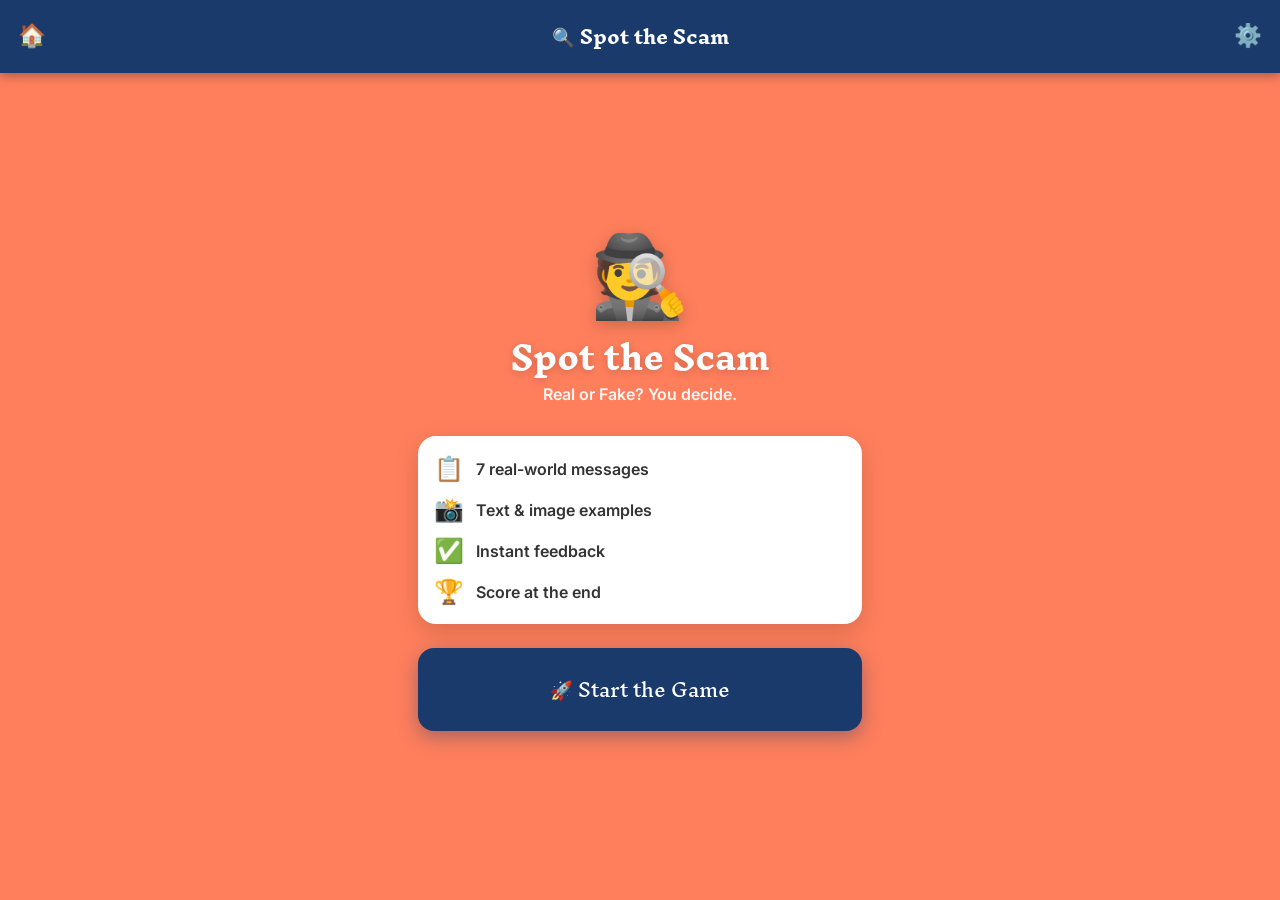
<file: CyberSafe_Games/SpotTheScam/SpotTheScam.html>
<!DOCTYPE html>
<html lang="en">
<head>
<meta charset="UTF-8"/>
<meta name="viewport" content="width=device-width,initial-scale=1.0,maximum-scale=1.0,user-scalable=no"/>
<title>Spot the Scam</title>
<link href="https://fonts.googleapis.com/css2?family=Inknut+Antiqua:wght@400;700&family=Inter:wght@400;600;700&family=Atkinson+Hyperlegible:wght@400;700&family=OpenDyslexic&display=swap" rel="stylesheet"/>
<style>

*,*::before,*::after{box-sizing:border-box;margin:0;padding:0;}


:root{
  --bg:#FF7F5C;
  --header:#1A3A6B;
  --card:#00C9C8;
  --card-inner:#fff;
  --text:#222;
  --text-inv:#fff;
  --btn-real:#2ECC71;
  --btn-fake:#E74C3C;
  --accent:#FF7F5C;
  --nav-border:#1A3A6B;
  --fs:1rem;
  --font:'Inter',sans-serif;
}
[data-theme="dark"]{
  --bg:#111;--header:#000;--card:#222;--card-inner:#1a1a1a;
  --text:#fff;--text-inv:#fff;--nav-border:#fff;
}
[data-theme="light-hc"]{
  --bg:#fff;--header:#000;--card:#f5f5f5;--card-inner:#fff;
  --text:#000;--text-inv:#fff;--nav-border:#000;
}
[data-theme="blue-yellow"]{
  --bg:#00008B;--header:#000080;--card:#FFD700;--card-inner:#fffde7;
  --text:#000;--text-inv:#000;--nav-border:#000;
}

body{
  font-family:var(--font);
  background:var(--bg);
  min-height:100vh;
  display:flex;
  justify-content:center;
  align-items:flex-start;
  transition: background 0.3s;
}

#app{
  width:100%;min-height:100vh;
  background:var(--bg);
  display:flex;flex-direction:column;
  position:relative;overflow-x:hidden;
  transition: background 0.3s;
}


header{
  width:100%;background:var(--header);
  padding:13px 16px;
  display:flex;align-items:center;justify-content:space-between;
  box-shadow:0 3px 10px rgba(0,0,0,0.3);flex-shrink:0;
}
header h1{
  font-family:'Inknut Antiqua',serif;
  color:#fff;font-size:1.15rem;
}
.header-right{display:flex;align-items:center;gap:10px;}
.score-badge{
  background:#00C9C8;color:#1A3A6B;
  font-weight:700;font-size:0.8rem;
  padding:5px 11px;border-radius:999px;white-space:nowrap;
  display:none;
}
.btn-settings{
  background:none;border:none;cursor:pointer;
  font-size:1.4rem;line-height:1;
  -webkit-tap-highlight-color:transparent;
  color:#fff;padding:2px;
}


#settings-overlay{
  position:fixed;inset:0;
  background:rgba(0,0,0,0.55);
  display:flex;align-items:flex-end;justify-content:center;
  z-index:200;
  opacity:0;pointer-events:none;
  transition:opacity 0.25s;
}
#settings-overlay.visible{opacity:1;pointer-events:all;}
.settings-sheet{
  background:var(--card);
  border-radius:24px 24px 0 0;
  padding:24px 20px 40px;
  width:100%;max-width:430px;
  transform:translateY(100%);
  transition:transform 0.3s ease;
  position:relative;
}
#settings-overlay.visible .settings-sheet{transform:translateY(0);}

.settings-close{
  position:absolute;top:16px;right:16px;
  width:34px;height:34px;border-radius:50%;
  background:#fff;border:none;cursor:pointer;
  font-size:1.1rem;font-weight:700;color:#333;
  display:flex;align-items:center;justify-content:center;
  box-shadow:0 2px 6px rgba(0,0,0,0.15);
  -webkit-tap-highlight-color:transparent;
}
.settings-title{
  font-family:'Inknut Antiqua',serif;
  font-size:1.6rem;font-weight:700;color:var(--text);
  margin-bottom:20px;
}
.settings-section-label{
  font-weight:700;font-size:1rem;color:var(--text);
  margin-bottom:10px;margin-top:18px;
}

.theme-btn{
  width:100%;padding:14px;border-radius:12px;
  border:2px solid transparent;cursor:pointer;
  font-family:var(--font);font-size:1rem;font-weight:600;
  margin-bottom:8px;
  background:var(--card-inner);color:var(--text);
  -webkit-tap-highlight-color:transparent;
  transition:background 0.15s,color 0.15s;
}
.theme-btn.active{background:var(--header);color:var(--text-inv);}

.size-grid{
  display:grid;grid-template-columns:1fr 1fr;gap:8px;
  margin-bottom:8px;
}
.size-btn{
  padding:13px 8px;border-radius:12px;
  border:none;cursor:pointer;
  font-family:var(--font);font-size:0.95rem;font-weight:600;
  background:var(--card-inner);color:var(--text);
  -webkit-tap-highlight-color:transparent;
  transition:background 0.15s,color 0.15s;
}
.size-btn.active{background:var(--header);color:var(--text-inv);}

.font-grid{
  display:grid;grid-template-columns:1fr 1fr;gap:8px;
  margin-bottom:8px;
}
.font-btn{
  padding:13px 8px;border-radius:12px;
  border:none;cursor:pointer;
  font-size:0.9rem;font-weight:600;
  background:#fff;color:#333;
  -webkit-tap-highlight-color:transparent;
  transition:background 0.15s,color 0.15s;
}
.font-btn.active{background:#E07A4F;color:#fff;}


.btn-home-from-settings{
  width:100%;margin-top:22px;
  padding:15px;border-radius:14px;border:none;
  background:#1A3A6B;color:#fff;
  font-family:var(--font);font-size:1rem;font-weight:700;
  cursor:pointer;
  -webkit-tap-highlight-color:transparent;
}


#home-screen{
  flex:1;display:flex;flex-direction:column;
  align-items:center;justify-content:center;
  padding:28px 18px 44px;gap:0;
  max-width:480px;margin:0 auto;width:100%;
}
.home-icon{font-size:5rem;margin-bottom:14px;filter:drop-shadow(0 4px 8px rgba(0,0,0,0.2));}
.home-title{
  font-family:'Inknut Antiqua',serif;
  font-size:2rem;color:#fff;text-align:center;
  line-height:1.2;margin-bottom:8px;
  text-shadow:0 2px 8px rgba(0,0,0,0.2);
}
.home-tagline{
  font-size:var(--fs);color:rgba(255,255,255,0.92);
  text-align:center;margin-bottom:32px;
  font-weight:600;
}
.home-card{
  background:#fff;border-radius:18px;
  padding:18px 16px;width:100%;
  box-shadow:0 8px 24px rgba(0,0,0,0.15);
  margin-bottom:24px;
}
.home-features{list-style:none;display:flex;flex-direction:column;gap:12px;}
.home-features li{
  display:flex;align-items:center;gap:12px;
  font-size:var(--fs);color:#333;font-weight:600;
}
.home-features li .fi{font-size:1.5rem;flex-shrink:0;}
.btn-start{
  width:100%;background:var(--header);color:#fff;
  border:none;border-radius:16px;padding:18px;
  font-family:'Inknut Antiqua',serif;font-size:1.15rem;
  cursor:pointer;
  box-shadow:0 6px 20px rgba(26,58,107,0.4);
  -webkit-tap-highlight-color:transparent;
}
.btn-start:active{transform:scale(0.97);}

#quiz-screen{display:none;flex-direction:column;align-items:center;flex:1;max-width:480px;margin:0 auto;width:100%;}
main{
  width:100%;padding:16px 13px 32px;
  display:flex;flex-direction:column;align-items:center;gap:14px;
}

.progress-wrap{width:100%;}
.progress-label{
  font-family:'Inknut Antiqua',serif;
  color:#fff;font-size:0.88rem;
  margin-bottom:6px;text-align:center;
}
.progress-bar-bg{
  width:100%;height:8px;
  background:rgba(255,255,255,0.35);
  border-radius:999px;overflow:hidden;
}
.progress-bar-fill{
  height:100%;background:var(--header);
  border-radius:999px;transition:width 0.4s ease;
}

.card{
  width:100%;background:var(--card);
  border-radius:18px;padding:14px 13px 13px;
  box-shadow:0 6px 22px rgba(0,0,0,0.18);
}
.card-label{
  font-family:'Inknut Antiqua',serif;
  font-size:0.72rem;color:var(--header);
  text-transform:uppercase;letter-spacing:1px;margin-bottom:10px;
}

.sms-wrap{background:var(--card-inner);border-radius:12px;overflow:hidden;box-shadow:0 2px 8px rgba(0,0,0,0.1);}
.sms-bar{
  background:#1a1a2e;padding:9px 13px;
  display:flex;align-items:center;gap:9px;
}
.sms-avatar{
  width:34px;height:34px;border-radius:50%;
  background:#00C9C8;display:flex;align-items:center;
  justify-content:center;font-size:1rem;flex-shrink:0;
}
.sms-name{color:#fff;font-weight:700;font-size:0.88rem;}
.sms-sub{color:rgba(255,255,255,0.6);font-size:0.7rem;}
.sms-body{padding:12px 13px;font-size:var(--fs);line-height:1.6;color:var(--text);}
.sms-link{
  display:block;margin-top:8px;
  background:#f0f0f0;border-radius:8px;
  padding:6px 10px;font-size:0.78rem;
  color:#0066cc;word-break:break-all;font-family:monospace;
}
.sms-time{padding:4px 13px 10px;font-size:0.7rem;color:#999;text-align:right;}


.email-wrap{background:var(--card-inner);border-radius:12px;overflow:hidden;box-shadow:0 2px 8px rgba(0,0,0,0.1);}
.email-bar{
  background:#2C3E50;padding:9px 13px;
  display:flex;align-items:center;gap:9px;
}
.email-bar-icon{
  width:30px;height:30px;border-radius:7px;
  background:#3498DB;display:flex;align-items:center;
  justify-content:center;font-size:0.95rem;flex-shrink:0;
}
.email-bar-lbl{color:#fff;font-size:0.82rem;font-weight:600;}
.email-meta{padding:10px 13px 8px;border-bottom:1px solid #eee;}
.email-row{display:flex;gap:6px;margin-bottom:3px;font-size:0.8rem;flex-wrap:wrap;}
.email-row .lbl{font-weight:700;color:#1A3A6B;min-width:40px;}
.email-row .val{color:#444;}
.email-subj{padding:8px 13px 6px;font-weight:700;font-size:0.88rem;color:#111;border-bottom:1px solid #eee;}
.email-body{padding:10px 13px 13px;font-size:var(--fs);line-height:1.6;color:var(--text);}

.scam-img-card{
  background:var(--card-inner);border-radius:12px;
  overflow:hidden;box-shadow:0 2px 8px rgba(0,0,0,0.1);
}
.scam-img-card svg{display:block;width:100%;height:auto;}

.answer-buttons{display:flex;gap:12px;margin-top:14px;}
.btn-answer{
  flex:1;padding:15px 8px;border:none;border-radius:14px;
  font-family:var(--font);font-size:var(--fs);font-weight:700;
  cursor:pointer;box-shadow:0 4px 10px rgba(0,0,0,0.15);
  -webkit-tap-highlight-color:transparent;
}
.btn-answer:active:not(:disabled){transform:scale(0.95);}
.btn-answer:disabled{opacity:0.45;cursor:not-allowed;}
.btn-real{background:var(--btn-real);color:#fff;}
.btn-fake{background:var(--btn-fake);color:#fff;}

.nav-buttons{display:flex;gap:12px;width:100%;}
.btn-nav{
  flex:1;padding:12px 0;
  border:2px solid var(--nav-border);border-radius:12px;
  background:var(--card-inner);color:var(--nav-border);
  font-family:var(--font);font-weight:700;font-size:0.88rem;
  cursor:pointer;box-shadow:0 3px 8px rgba(0,0,0,0.1);
  -webkit-tap-highlight-color:transparent;
}
.btn-nav:active:not(:disabled){background:var(--nav-border);color:#fff;}
.btn-nav:disabled{opacity:0.35;cursor:not-allowed;}

.dialog-overlay{
  position:fixed;inset:0;background:rgba(0,0,0,0.55);
  display:flex;align-items:flex-end;justify-content:center;
  z-index:100;opacity:0;pointer-events:none;transition:opacity 0.25s;
}
.dialog-overlay.visible{opacity:1;pointer-events:all;}
.dialog-box{
  background:#fff;border-radius:24px 24px 0 0;
  overflow:hidden;
  width:100%;max-width:430px;
  box-shadow:0 -8px 32px rgba(0,0,0,0.2);
  transform:translateY(100%);transition:transform 0.3s ease;
}
.dialog-overlay.visible .dialog-box{transform:translateY(0);}

.dialog-banner{
  padding:22px 20px 18px;
  text-align:center;
}
.dialog-banner.correct{background:#d4edda;}
.dialog-banner.wrong  {background:#fde8e8;}
.dialog-big-icon{font-size:3.2rem;line-height:1;margin-bottom:8px;}
.dialog-title{
  font-family:'Inknut Antiqua',serif;font-size:1.4rem;margin:0;
}
.dialog-title.correct{color:#1a7a3c;}
.dialog-title.wrong  {color:#c0392b;}

.dialog-clues{
  padding:16px 20px 20px;
  display:flex;flex-direction:column;gap:10px;
}
.clue-row{
  display:flex;align-items:flex-start;gap:10px;
  background:#f8f8f8;border-radius:12px;padding:10px 12px;
}
.clue-icon{font-size:1.3rem;flex-shrink:0;line-height:1.3;}
.clue-text{font-size:var(--fs);line-height:1.5;color:#333;font-weight:500;}

.btn-continue{
  display:block;width:calc(100% - 40px);margin:0 20px 28px;
  background:#1A3A6B;color:#fff;border:none;
  border-radius:14px;padding:15px;
  font-family:var(--font);font-weight:700;font-size:1rem;cursor:pointer;
  -webkit-tap-highlight-color:transparent;
  text-align:center;
}

#results-screen{
  display:none;flex:1;width:100%;
  padding:24px 14px 40px;
  align-items:center;justify-content:center;flex-direction:column;
  max-width:480px;margin:0 auto;
}
.results-card{
  background:#fff;border-radius:22px;padding:30px 20px;
  text-align:center;box-shadow:0 10px 36px rgba(0,0,0,0.18);width:100%;
}
.results-trophy{font-size:3.5rem;margin-bottom:8px;}
.results-title{font-family:'Inknut Antiqua',serif;font-size:1.5rem;color:#1A3A6B;margin-bottom:4px;}
.results-score{font-family:'Inknut Antiqua',serif;font-size:3rem;color:#FF7F5C;margin:12px 0;line-height:1;}
.results-message{font-size:var(--fs);color:#555;line-height:1.6;margin-bottom:24px;}
.btn-restart{
  width:100%;background:#FF7F5C;color:#fff;border:none;
  border-radius:14px;padding:15px;
  font-family:var(--font);font-weight:700;font-size:1rem;cursor:pointer;
  box-shadow:0 4px 14px rgba(255,127,92,0.4);
  -webkit-tap-highlight-color:transparent;
}
</style>
</head>
<body>
<div id="app">

<header>
  <button class="btn-settings" onclick="window.location.href='../MainMenu/mainmenu.html'" aria-label="Go to main menu">&#127968;</button>
  <h1>&#128269; Spot the Scam</h1>
  <div class="header-right">
    <div class="score-badge" id="score-display" aria-live="polite">Score: 0/7</div>
    <button class="btn-settings" onclick="openSettings()" aria-label="Open settings">⚙️</button>
  </div>
</header>

<div id="home-screen">
  <div class="home-icon">🕵️</div>
  <h2 class="home-title">Spot the Scam</h2>
  <p class="home-tagline">Real or Fake? You decide.</p>
  <div class="home-card">
    <ul class="home-features">
      <li><span class="fi">📋</span> 7 real-world messages</li>
      <li><span class="fi">📸</span> Text &amp; image examples</li>
      <li><span class="fi">✅</span> Instant feedback</li>
      <li><span class="fi">🏆</span> Score at the end</li>
    </ul>
  </div>
  <button class="btn-start" onclick="start_quiz()" aria-label="Start the quiz">🚀 Start the Game</button>
</div>

<div id="quiz-screen">
  <main role="main">
    <div class="progress-wrap" aria-label="Quiz progress">
      <p class="progress-label" id="question-counter">Question 1 of 7</p>
      <div class="progress-bar-bg" role="progressbar"
           aria-valuemin="0" aria-valuemax="7" aria-valuenow="1">
        <div class="progress-bar-fill" id="progress-fill" style="width:14.28%;"></div>
      </div>
    </div>
    <div class="card" id="question-card">
      <p class="card-label" id="card-label">Is this real or fake?</p>
      <div id="message-content"></div>
      <div class="answer-buttons" role="group" aria-label="Answer choices">
        <button class="btn-answer btn-real" id="btn-real" onclick="ans_submit('real')" aria-label="Real">✅ Real</button>
        <button class="btn-answer btn-fake" id="btn-fake" onclick="ans_submit('fake')" aria-label="Fake">❌ Fake</button>
      </div>
    </div>
    <div class="nav-buttons">
      <button class="btn-nav" id="btn-prev" onclick="navigate(-1)" disabled>← Prev</button>
      <button class="btn-nav" id="btn-next" onclick="navigate(1)"  disabled>Next →</button>
    </div>
  </main>
</div>

<div id="results-screen" role="main">
  <div class="results-card">
    <div class="results-trophy" id="results-trophy">🏆</div>
    <h2 class="results-title">Quiz Complete!</h2>
    <div class="results-score" id="results-score" aria-live="polite">0 / 7</div>
    <p class="results-message" id="results-message"></p>
    <button class="btn-restart" onclick="restart_quiz()">🔄 Try Again</button>
  </div>
</div>

<div class="dialog-overlay" id="feedback-dialog"
     role="dialog" aria-modal="true"
     aria-labelledby="dialog-title" aria-describedby="dialog-clues">
  <div class="dialog-box">
    <div class="dialog-banner" id="dialog-banner">
      <div class="dialog-big-icon" id="dialog-icon"></div>
      <h2 class="dialog-title" id="dialog-title"></h2>
    </div>
    <div class="dialog-clues" id="dialog-clues"></div>
    <button class="btn-continue" id="btn-continue" onclick="closeFeedback()">Continue →</button>
  </div>
</div>

<div id="settings-overlay" role="dialog" aria-modal="true" aria-label="Settings">
  <div class="settings-sheet">
    <button class="settings-close" onclick="closeSettings()" aria-label="Close settings">✕</button>
    <div class="settings-title">Settings</div>

    <div class="settings-section-label">Theme</div>
    <button class="theme-btn active" id="theme-default" onclick="setTheme('default',this)">Default</button>
    <button class="theme-btn" id="theme-dark"    onclick="setTheme('dark',this)">High Contrast Dark</button>
    <button class="theme-btn" id="theme-lighthc" onclick="setTheme('light-hc',this)">High Contrast Light</button>
    <button class="theme-btn" id="theme-by"      onclick="setTheme('blue-yellow',this)">Blue–Yellow Accessible</button>

    <div class="settings-section-label">Text Size</div>
    <div class="size-grid">
      <button class="size-btn" onclick="setSize('0.82rem',this)">Small</button>
      <button class="size-btn active" onclick="setSize('1rem',this)">Medium</button>
      <button class="size-btn" onclick="setSize('1.15rem',this)">Large</button>
      <button class="size-btn" onclick="setSize('1.3rem',this)">Extra Large</button>
    </div>

    <div class="settings-section-label" style="margin-top:18px;">Accessibility</div>
    <div style="display:flex;align-items:center;justify-content:space-between;padding:12px 0;">
      <span style="font-weight:700;font-size:1rem;color:var(--text);">&#128266; Read content aloud</span>
      <label style="position:relative;width:48px;height:26px;flex-shrink:0;">
        <input type="checkbox" id="ttsToggle" onchange="handleTtsToggle()" style="opacity:0;width:0;height:0;position:absolute;">
        <span id="ttsTrack" style="position:absolute;inset:0;background:#ccc;border-radius:999px;cursor:pointer;transition:background 0.2s;"></span>
      </label>
    </div>
  </div>
</div>

</div>

<script>

function openSettings(){document.getElementById('settings-overlay').classList.add('visible');}
function closeSettings(){document.getElementById('settings-overlay').classList.remove('visible');}

/* SOUNDS */
var _audioCtx=null;
function getAudioCtx(){
  if(!_audioCtx) _audioCtx=new (window.AudioContext||window.webkitAudioContext)();
  if(_audioCtx.state==='suspended') _audioCtx.resume();
  return _audioCtx;
}
function playSound(type){
  if(!window.AudioContext&&!window.webkitAudioContext) return;
  var ctx=getAudioCtx();
  if(type==='correct'){
    [523.25,659.25].forEach(function(freq,i){
      var osc=ctx.createOscillator(), gain=ctx.createGain();
      osc.connect(gain); gain.connect(ctx.destination);
      osc.type='sine'; osc.frequency.value=freq;
      var t=ctx.currentTime+i*0.14;
      gain.gain.setValueAtTime(0.3,t);
      gain.gain.exponentialRampToValueAtTime(0.001,t+0.4);
      osc.start(t); osc.stop(t+0.4);
    });
  } else if(type==='wrong'){
    var osc=ctx.createOscillator(), gain=ctx.createGain();
    osc.connect(gain); gain.connect(ctx.destination);
    osc.type='sine';
    osc.frequency.setValueAtTime(220,ctx.currentTime);
    osc.frequency.exponentialRampToValueAtTime(110,ctx.currentTime+0.3);
    gain.gain.setValueAtTime(0.25,ctx.currentTime);
    gain.gain.exponentialRampToValueAtTime(0.001,ctx.currentTime+0.35);
    osc.start(ctx.currentTime); osc.stop(ctx.currentTime+0.35);
  }
}

/* TTS */
function isTtsOn(){var t=document.getElementById('ttsToggle');return t?t.checked:false;}
function speakText(text){
  if(!('speechSynthesis' in window))return;
  var s=new SpeechSynthesisUtterance(text);
  s.lang='en-AU';s.rate=0.85;s.pitch=1;s.volume=1;
  window.speechSynthesis.cancel();
  window.speechSynthesis.speak(s);
}
function stopSpeech(){if('speechSynthesis' in window)window.speechSynthesis.cancel();}
function handleTtsToggle(){
  var track=document.getElementById('ttsTrack');
  if(isTtsOn()){if(track)track.style.background='#66bb6a';}
  else{stopSpeech();if(track)track.style.background='#ccc';}
}

function goHomeFromSettings(){
  closeSettings();

  document.getElementById('quiz-screen').style.display='none';
  document.getElementById('results-screen').style.display='none';
  document.getElementById('score-display').style.display='none';
  document.getElementById('home-screen').style.display='flex';

  current_idx=0; score=0; answers=new Array(questions.length).fill(null);
}

function setTheme(t,btn){
  document.getElementById('app').setAttribute('data-theme', t==='default'?'':t);
  document.querySelectorAll('.theme-btn').forEach(function(b){b.classList.remove('active');});
  btn.classList.add('active');
}
function setSize(s,btn){
  document.documentElement.style.setProperty('--fs',s);
  document.querySelectorAll('.size-btn').forEach(function(b){b.classList.remove('active');});
  btn.classList.add('active');
}
function setFont(f,btn){
  document.documentElement.style.setProperty('--font',f);
  document.querySelectorAll('.font-btn').forEach(function(b){b.classList.remove('active');});
  btn.classList.add('active');
}
document.getElementById('settings-overlay').addEventListener('click',function(e){
  if(e.target===this) closeSettings();
});

function esc(s){
  return s.replace(/&/g,'&amp;').replace(/</g,'&lt;').replace(/>/g,'&gt;')
          .replace(/"/g,'&quot;').replace(/'/g,'&#39;');
}

function smsHTML(c){
  var link = c.link ? '<span class="sms-link">'+esc(c.link)+'</span>' : '';
  return '<div class="sms-wrap" role="article" aria-label="Message from '+esc(c.sender)+'">'
    +'<div class="sms-bar">'
      +'<div class="sms-avatar" aria-hidden="true">'+c.avatar+'</div>'
      +'<div><div class="sms-name">'+esc(c.sender)+'</div>'
      +'<div class="sms-sub">'+esc(c.sub)+'</div></div>'
    +'</div>'
    +'<div class="sms-body">'+esc(c.body).replace(/\n/g,'<br>')+link+'</div>'
    +'<div class="sms-time">'+esc(c.time)+'</div>'
  +'</div>';
}

function emailHTML(c){
  return '<div class="email-wrap" role="article" aria-label="Email from '+esc(c.from)+'">'
    +'<div class="email-bar"><div class="email-bar-icon">✉️</div>'
    +'<div class="email-bar-lbl">Mail</div></div>'
    +'<div class="email-meta">'
      +'<div class="email-row"><span class="lbl">From:</span><span class="val">'+esc(c.from)+'</span></div>'
      +'<div class="email-row"><span class="lbl">To:</span><span class="val">'+esc(c.to)+'</span></div>'
    +'</div>'
    +'<div class="email-subj">'+esc(c.subject)+'</div>'
    +'<div class="email-body">'+esc(c.body).replace(/\n/g,'<br>')+'</div>'
  +'</div>';
}


function bank_sms(){
  return '<div class="scam-img-card" role="img" aria-label="Screenshot of a suspicious bank SMS">'
  +'<svg viewBox="0 0 390 320" xmlns="http://www.w3.org/2000/svg" font-family="Arial,sans-serif">'

  +'<rect width="390" height="320" fill="#f2f2f7"/>'
  +'<rect width="390" height="44" fill="#1a1a2e"/>'
  +'<text x="16" y="28" fill="#fff" font-size="13" font-weight="bold">9:41</text>'
  +'<text x="340" y="28" fill="#fff" font-size="12">📶 🔋</text>'

  +'<rect y="44" width="390" height="52" fill="#fff"/>'
  +'<circle cx="36" cy="70" r="18" fill="#c0392b"/>'
  +'<text x="36" y="76" text-anchor="middle" fill="#fff" font-size="16" font-weight="bold">🏦</text>'
  +'<text x="64" y="64" fill="#111" font-size="14" font-weight="bold">BANK-ALERT</text>'
  +'<text x="64" y="82" fill="#888" font-size="11">SMS · Unknown sender</text>'
  +'<text x="360" y="64" text-anchor="end" fill="#888" font-size="11">09:14</text>'

  +'<rect x="16" y="108" width="280" height="170" rx="16" fill="#fff" stroke="#e0e0e0" stroke-width="1"/>'
  +'<text x="32" y="132" fill="#111" font-size="12.5" font-weight="bold">⚠️ Account Locked</text>'
  +'<text x="32" y="154" fill="#333" font-size="11.5">Your account has been locked.</text>'
  +'<text x="32" y="172" fill="#333" font-size="11.5">Verify now to restore access.</text>'
  +'<rect x="32" y="184" width="248" height="28" rx="6" fill="#f0f0f0"/>'
  +'<text x="40" y="202" fill="#0066cc" font-size="10" font-family="monospace">secure-bankverify-login.xyz/verify</text>'
  +'<text x="32" y="232" fill="#c0392b" font-size="11" font-weight="bold">⏰ Expires in 24 hours</text>'
  +'<text x="32" y="252" fill="#888" font-size="10">Tap link to verify identity</text>'
  +'<text x="280" y="268" text-anchor="end" fill="#aaa" font-size="10">09:14 AM ✓</text>'
  +'</svg></div>';
}

function lottery_msg(){
  return '<div class="scam-img-card" role="img" aria-label="Screenshot of a lottery prize WhatsApp message">'
  +'<svg viewBox="0 0 390 300" xmlns="http://www.w3.org/2000/svg" font-family="Arial,sans-serif">'
  +'<rect width="390" height="300" fill="#ece5dd"/>'
  +'<rect width="390" height="44" fill="#075e54"/>'
  +'<text x="16" y="28" fill="#fff" font-size="13" font-weight="bold">9:41</text>'
  +'<text x="200" y="28" text-anchor="middle" fill="#fff" font-size="14" font-weight="bold">WhatsApp</text>'
  +'<text x="340" y="28" fill="#fff" font-size="12">📶 🔋</text>'

  +'<rect y="44" width="390" height="52" fill="#075e54"/>'
  +'<circle cx="36" cy="70" r="18" fill="#aaa"/>'
  +'<text x="36" y="76" text-anchor="middle" font-size="16">❓</text>'
  +'<text x="64" y="64" fill="#fff" font-size="14" font-weight="bold">+44 7700 900123</text>'
  +'<text x="64" y="82" fill="rgba(255,255,255,0.7)" font-size="11">Not in contacts</text>'

  +'<rect x="16" y="108" width="300" height="162" rx="12" fill="#fff"/>'
  +'<text x="32" y="132" fill="#111" font-size="14" font-weight="bold">🎉 CONGRATULATIONS! 🎉</text>'
  +'<text x="32" y="154" fill="#333" font-size="11.5">You WON £50,000 in the</text>'
  +'<text x="32" y="170" fill="#333" font-size="11.5">International Lottery Draw!</text>'
  +'<rect x="32" y="180" width="268" height="26" rx="6" fill="#fff3cd" stroke="#ffc107" stroke-width="1"/>'
  +'<text x="42" y="197" fill="#856404" font-size="11" font-weight="bold">⚠️ Pay £150 fee via gift cards</text>'
  +'<text x="32" y="222" fill="#c0392b" font-size="11" font-weight="bold">⏰ Offer expires in 48 hours!</text>'
  +'<text x="300" y="260" text-anchor="end" fill="#aaa" font-size="10">11:03 AM ✓✓</text>'
  +'</svg></div>';
}

function parcel_sms(){
  return '<div class="scam-img-card" role="img" aria-label="Screenshot of a fake parcel delivery SMS">'
  +'<svg viewBox="0 0 390 290" xmlns="http://www.w3.org/2000/svg" font-family="Arial,sans-serif">'
  +'<rect width="390" height="290" fill="#f2f2f7"/>'
  +'<rect width="390" height="44" fill="#1a1a2e"/>'
  +'<text x="16" y="28" fill="#fff" font-size="13" font-weight="bold">9:41</text>'
  +'<text x="340" y="28" fill="#fff" font-size="12">📶 🔋</text>'
  +'<rect y="44" width="390" height="52" fill="#fff"/>'
  +'<circle cx="36" cy="70" r="18" fill="#e67e22"/>'
  +'<text x="36" y="76" text-anchor="middle" font-size="16">📦</text>'
  +'<text x="64" y="64" fill="#111" font-size="14" font-weight="bold">MyParcel-UK</text>'
  +'<text x="64" y="82" fill="#888" font-size="11">SMS · Unknown sender</text>'
  +'<text x="360" y="64" text-anchor="end" fill="#888" font-size="11">08:55</text>'
  +'<rect x="16" y="108" width="290" height="152" rx="16" fill="#fff" stroke="#e0e0e0" stroke-width="1"/>'
  +'<text x="32" y="132" fill="#111" font-size="12.5" font-weight="bold">📦 Delivery Attempt Failed</text>'
  +'<text x="32" y="152" fill="#333" font-size="11.5">Ref: MP-00291847</text>'
  +'<text x="32" y="170" fill="#333" font-size="11.5">Pay £2.99 redelivery fee:</text>'
  +'<rect x="32" y="180" width="258" height="26" rx="6" fill="#f0f0f0"/>'
  +'<text x="40" y="197" fill="#0066cc" font-size="10" font-family="monospace">myparcel-redelivery.co/pay</text>'
  +'<text x="32" y="222" fill="#c0392b" font-size="11" font-weight="bold">⚠️ Return to sender if unpaid</text>'
  +'<text x="280" y="250" text-anchor="end" fill="#aaa" font-size="10">08:55 AM ✓</text>'
  +'</svg></div>';
}

function hmrc_sms(){
  return '<div class="scam-img-card" role="img" aria-label="Screenshot of a fake HMRC tax refund SMS">'
  +'<svg viewBox="0 0 390 280" xmlns="http://www.w3.org/2000/svg" font-family="Arial,sans-serif">'
  +'<rect width="390" height="280" fill="#f2f2f7"/>'
  +'<rect width="390" height="44" fill="#1a1a2e"/>'
  +'<text x="16" y="28" fill="#fff" font-size="13" font-weight="bold">9:41</text>'
  +'<text x="340" y="28" fill="#fff" font-size="12">📶 🔋</text>'
  +'<rect y="44" width="390" height="52" fill="#fff"/>'
  +'<circle cx="36" cy="70" r="18" fill="#27ae60"/>'
  +'<text x="36" y="76" text-anchor="middle" font-size="16">🏛️</text>'
  +'<text x="64" y="64" fill="#111" font-size="14" font-weight="bold">HMRC-Gov</text>'
  +'<text x="64" y="82" fill="#888" font-size="11">SMS · Unknown sender</text>'
  +'<text x="360" y="64" text-anchor="end" fill="#888" font-size="11">07:30</text>'
  +'<rect x="16" y="108" width="290" height="142" rx="16" fill="#fff" stroke="#e0e0e0" stroke-width="1"/>'
  +'<text x="32" y="132" fill="#111" font-size="12.5" font-weight="bold">💷 Tax Refund: £312.50</text>'
  +'<text x="32" y="152" fill="#333" font-size="11.5">Verify your bank details to claim.</text>'
  +'<rect x="32" y="164" width="258" height="26" rx="6" fill="#f0f0f0"/>'
  +'<text x="40" y="181" fill="#0066cc" font-size="10" font-family="monospace">hmrc-taxrefund-claim.net/verify</text>'
  +'<text x="32" y="210" fill="#c0392b" font-size="11" font-weight="bold">⏰ Expires 14 May. Act now.</text>'
  +'<text x="280" y="240" text-anchor="end" fill="#aaa" font-size="10">07:30 AM ✓</text>'
  +'</svg></div>';
}


var questions = [
  {
    id:1, type:'svg-bank', label:'SMS Message', answer:'fake',
    clues:[
      {icon:'🚩', text:'Banks NEVER send links by SMS'},
      {icon:'🌐', text:'Fake domain — not a real bank site'},
      {icon:'⏰', text:'"24 hours" = pressure tactic'}
    ]
  },
  {
    id:2, type:'email', label:'Email', answer:'real',
    content:{
      from:'noreply@amazon.com', to:'you@email.com',
      subject:'Your order #112-4857291 has shipped',
      body:'Hi,\n\nYour order is on its way!\n\nDelivery: Tue 12 May\nTracking: 1Z999AA10123456784\n\nVisit Your Orders on Amazon.com to track.\n\n— Amazon Team'
    },
    clues:[
      {icon:'✅', text:'Official amazon.com domain'},
      {icon:'📦', text:'Real tracking number format'},
      {icon:'🔒', text:'No links asking for personal info'}
    ]
  },
  {
    id:3, type:'svg-lottery', label:'WhatsApp Message', answer:'fake',
    clues:[
      {icon:'🚩', text:'You never entered this lottery'},
      {icon:'🎁', text:'Gift cards = untraceable = scam'},
      {icon:'⏰', text:'"48 hours" = pressure tactic'}
    ]
  },
  {
    id:4, type:'email', label:'Email', answer:'fake',
    content:{
      from:'barrister.james.okonkwo@gmail.com', to:'undisclosed-recipients',
      subject:'CONFIDENTIAL — Inheritance $8.5M USD',
      body:'Dear Beloved,\n\nMy late client left $8,500,000 USD. You are entitled to 40%.\n\nSend $500 processing fee to release funds.\n\nReply urgently.\n\n— Barrister James Okonkwo'
    },
    clues:[
      {icon:'🚩', text:'Real solicitors don\'t use Gmail'},
      {icon:'💸', text:'Upfront "fee" = the actual scam'},
      {icon:'🌍', text:'Classic "419" inheritance fraud'}
    ]
  },
  {
    id:5, type:'svg-parcel', label:'SMS Message', answer:'fake',
    clues:[
      {icon:'🚩', text:'Couriers never charge fees by SMS'},
      {icon:'🌐', text:'Not an official courier domain'},
      {icon:'💳', text:'Never pay via a link in a text'}
    ]
  },
  {
    id:6, type:'email', label:'Email', answer:'real',
    content:{
      from:'security@paypal.com', to:'customer@email.com',
      subject:'Receipt: $249.99 to TechStore Inc.',
      body:'Hi,\n\nYou sent $249.99 to TechStore Inc.\n\nTransaction: 7XB29301KH482910W\nDate: 9 May 2026\n\nDispute via PayPal Resolution Centre if needed.\n\n— PayPal'
    },
    clues:[
      {icon:'✅', text:'Official paypal.com domain'},
      {icon:'🔢', text:'Real transaction ID format'},
      {icon:'🔒', text:'Links only to PayPal\'s own site'}
    ]
  },
  {
    id:7, type:'svg-hmrc', label:'SMS Message', answer:'fake',
    clues:[
      {icon:'🚩', text:'HMRC never texts about refunds'},
      {icon:'🌐', text:'Not a .gov.uk domain'},
      {icon:'🏦', text:'Never give bank details via SMS'}
    ]
  }
];

var current_idx=0, score=0;
var answers=new Array(questions.length).fill(null);

function start_quiz(){
  document.getElementById('home-screen').style.display='none';
  document.getElementById('quiz-screen').style.display='flex';
  document.getElementById('score-display').style.display='block';
  render_ques();
}


function render_ques(){
  var q=questions[current_idx], total=questions.length;
  document.getElementById('question-counter').textContent='Question '+(current_idx+1)+' of '+total;
  var pct=((current_idx+1)/total)*100;
  var fill=document.getElementById('progress-fill');
  fill.style.width=pct+'%';
  fill.parentElement.setAttribute('aria-valuenow',current_idx+1);
  var labelText='Is this '+q.label.toLowerCase()+' real or fake?';
  document.getElementById('card-label').innerHTML=labelText
    +' <button onclick="speakText(\''+labelText+'\')" style="background:none;border:none;font-size:1.2rem;cursor:pointer;opacity:0.7;padding:2px;" aria-label="Read aloud">&#128266;</button>';

  var c=document.getElementById('message-content');
  if(q.type==='svg-bank')    c.innerHTML=bank_sms();
  else if(q.type==='svg-lottery') c.innerHTML=lottery_msg();
  else if(q.type==='svg-parcel')  c.innerHTML=parcel_sms();
  else if(q.type==='svg-hmrc')    c.innerHTML=hmrc_sms();
  else if(q.type==='email')  c.innerHTML=emailHTML(q.content);
  else c.innerHTML=smsHTML(q.content);

  var answered=answers[current_idx]!==null;
  document.getElementById('btn-real').disabled=answered;
  document.getElementById('btn-fake').disabled=answered;
  document.getElementById('btn-prev').disabled=current_idx===0;
  document.getElementById('btn-next').disabled=!answered||current_idx===total-1;
  document.getElementById('score-display').textContent='Score: '+score+'/'+total;

  if(isTtsOn()) speakText(labelText);
}

function ans_submit(choice){
  var q=questions[current_idx], ok=choice===q.answer;
  if(answers[current_idx]===null){answers[current_idx]=choice;if(ok)score++;}
  document.getElementById('btn-real').disabled=true;
  document.getElementById('btn-fake').disabled=true;
  playSound(ok?'correct':'wrong');
  show_feedback(ok, q.clues);
}

function show_feedback(ok, clues){
  var banner = document.getElementById('dialog-banner');
  var icon   = document.getElementById('dialog-icon');
  var title  = document.getElementById('dialog-title');
  var cluesEl= document.getElementById('dialog-clues');

  icon.innerHTML  = ok ? '&#127881;' : '&#128543;';
  title.textContent = ok ? 'Good job!' : 'Oh no, not right!';
  title.className   = 'dialog-title ' + (ok ? 'correct' : 'wrong');
  banner.className  = 'dialog-banner ' + (ok ? 'correct' : 'wrong');

  var clueTexts = clues.map(function(c){return c.text;});
  var speakText_escaped = clueTexts.join('. ').replace(/'/g,"\\'");

  cluesEl.innerHTML = clues.map(function(c){
    return '<div class="clue-row">'
      + '<span class="clue-icon" aria-hidden="true">'+c.icon+'</span>'
      + '<span class="clue-text">'+c.text+'</span>'
      + '</div>';
  }).join('')
  + '<button onclick="speakText(\''+speakText_escaped+'\')" style="background:none;border:none;font-size:1.2rem;cursor:pointer;opacity:0.7;margin-top:8px;padding:4px;" aria-label="Read clues aloud">&#128266; Repeat</button>';

  document.getElementById('feedback-dialog').classList.add('visible');
  setTimeout(function(){document.getElementById('btn-continue').focus();},50);

  if(isTtsOn()) speakText((ok ? 'Good job! ' : 'Oh no, not right! ') + clueTexts.join('. '));
}
function closeFeedback(){
  document.getElementById('feedback-dialog').classList.remove('visible');
  var last=current_idx===questions.length-1;
  var all=answers.every(function(a){return a!==null;});
  if(last&&all) showResults();
  else if(!last) navigate(1);
}


function navigate(d){
  var n=current_idx+d;
  if(n<0||n>=questions.length)return;
  current_idx=n; render_ques();
}

function showResults(){
  document.getElementById('quiz-screen').style.display='none';
  document.getElementById('results-screen').style.display='flex';
  document.getElementById('results-score').textContent=score+' / '+questions.length;
  document.getElementById('score-display').textContent='Score: '+score+'/'+questions.length;
  var t,m;
  if(score===7){t='🏆';m='Perfect! You\'re a scam-spotting expert.';}
  else if(score>=5){t='🥈';m='Great work! Review the ones you missed.';}
  else if(score>=3){t='🤔';m='Not bad — read the explanations and try again.';}
  else{t='📚';m='Scams are tricky! Read each explanation and retry.';}
  document.getElementById('results-trophy').textContent=t;
  document.getElementById('results-message').textContent=m;
}

function restart_quiz(){
  current_idx=0;score=0;answers=new Array(questions.length).fill(null);
  document.getElementById('results-screen').style.display='none';
  document.getElementById('score-display').style.display='none';
  document.getElementById('home-screen').style.display='flex';
}

document.getElementById('feedback-dialog').addEventListener('keydown',function(e){if(e.key==='Escape')closeFeedback();});
document.getElementById('settings-overlay').addEventListener('keydown',function(e){if(e.key==='Escape')closeSettings();});
</script>
</body>
</html>
</file>
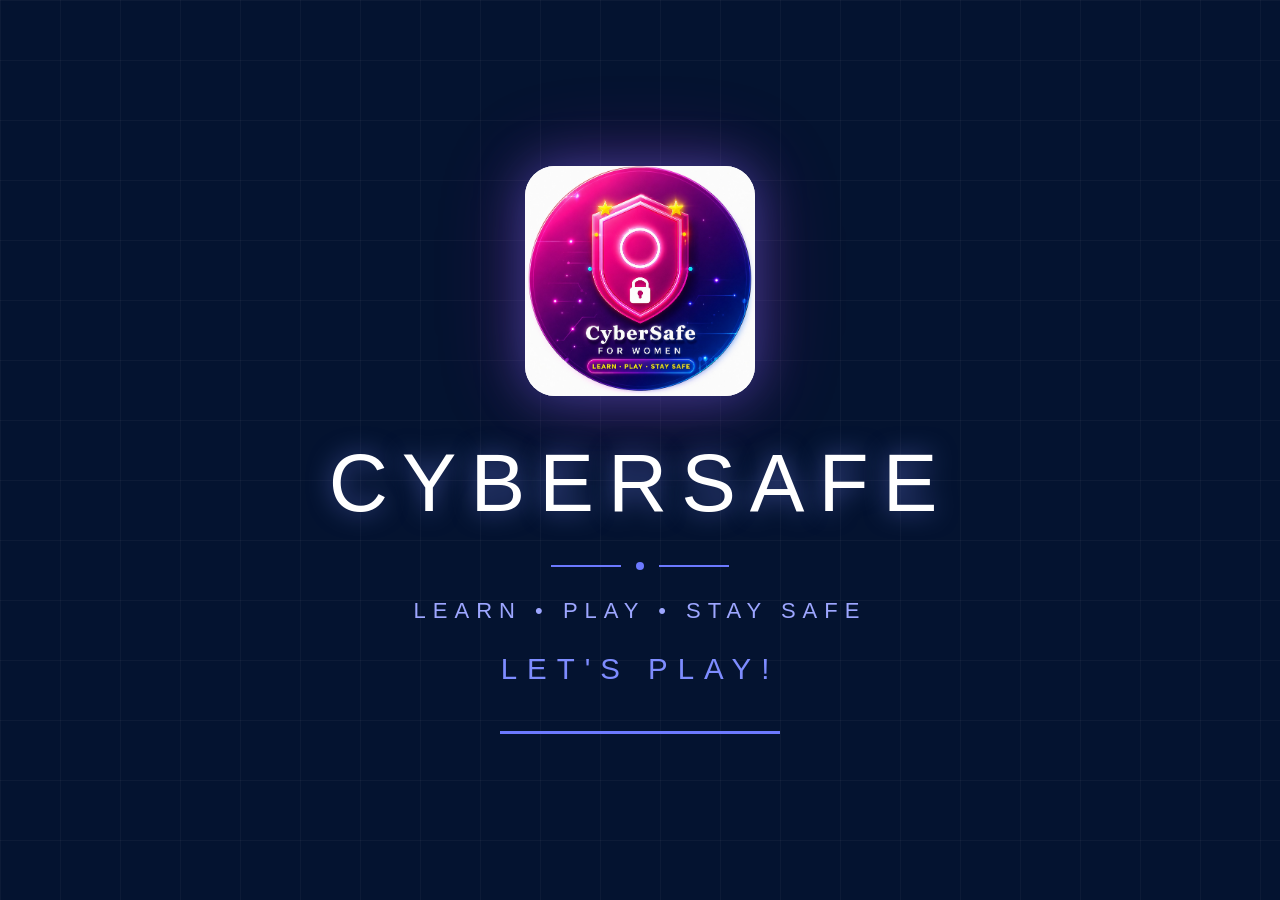
<file: CyberSafe_Games/WelcomePage/WelcomePage.html>
<html lang="en">
<head>
  <meta charset="UTF-8" />
  <meta name="viewport" content="width=device-width, initial-scale=1.0" />

  <title>CyberSafe</title>

  <link rel="stylesheet" href="welcome-style.css" />
</head>

<body>
  <main class="welcome-container">

    <div class="logo-wrapper">
      <img src="images/logo.png" alt="CyberSafe Logo" class="logo" />
    </div>

    <h1 class="title">CYBERSAFE</h1>

    <div class="divider">
      <span></span>
      <div class="dot"></div>
      <span></span>
    </div>

    <p class="tagline">Learn • Play • Stay Safe</p>

    <h2 class="subtitle">LET'S PLAY!</h2>

    <div class="loading-line">
      <div class="loading-fill"></div>
    </div>

  </main>

  <script src="welcome-script.js"></script>
</body>
</html>
</file>
<file: CyberSafe_Games/BullyingRoleplayGame/bullying-style.css>
:root{
    --font-scale:1;

    --bg:#d9e3d5;
    --card:#ffffff;
    --topbar:#2faf8d;
    --text:#222;
    --input:#f4f4f4;
}

*{
    margin:0;
    padding:0;
    box-sizing:border-box;
}

body{
    font-family:Arial, sans-serif;
    background:var(--bg);
    color:var(--text);
    font-size:calc(16px * var(--font-scale));
}

.hidden{
    display:none !important;
}

.app{
    min-height:100vh;
}

/* TOP BAR */

.topbar{
    height:70px;
    background:var(--topbar);
    color:white;

    display:flex;
    align-items:center;
    justify-content:space-between;

    padding:0 15px;

    box-shadow:0 2px 5px rgba(0,0,0,0.15);
}

.topbar h1{
    flex:1;
    margin-left:12px;
    font-size:1.6rem;
}

.top-actions{
    display:flex;
    gap:8px;
}

.icon-btn{
    border:none;
    background:none;
    color:inherit;
    cursor:pointer;
    font-size:1.5rem;
}

/* HOME */

.home-screen{
    display:none;
    min-height:calc(100vh - 70px);

    justify-content:center;
    align-items:center;
    flex-direction:column;

    text-align:center;
    padding:30px;
}

.home-screen.active{
    display:flex;
}

.chat-logo{
    width:130px;
    height:130px;

    background:var(--topbar);
    color:white;

    border-radius:50%;

    display:flex;
    justify-content:center;
    align-items:center;

    font-size:2rem;
    font-weight:bold;

    margin-bottom:30px;
}

.home-text h2{
    margin-bottom:10px;
}

.home-text p{
    margin-bottom:25px;
}

.start-btn{
    border:none;
    cursor:pointer;

    padding:14px 30px;

    background:var(--topbar);
    color:white;

    border-radius:10px;

    font-size:1rem;
}

/* LIST SCREEN */

.list-screen{
    display:none;
    min-height:calc(100vh - 70px);
}

.list-screen.active{
    display:block;
}

.contact-list{
    padding:20px;
    padding-bottom:120px;
}

.contact-card{
    display:flex;
    gap:15px;

    background:#f8f8f8;

    margin-bottom:15px;

    border-radius:14px;

    padding:15px;

    cursor:pointer;
}

.contact-card:hover{
    background:#ececec;
}

.avatar{
    font-size:3rem;
}

.contact-info h3{
    margin-bottom:5px;
}

.contact-info p{
    color:#555;
}

/* CHAT SCREEN */

.chat-screen{
    display:none;
    min-height:100vh;
}

.chat-screen.active{
    display:flex;
    flex-direction:column;
}

.chat-header{
    background:var(--topbar);
    color:white;

    height:70px;

    display:flex;
    align-items:center;

    padding:0 15px;
}

.avatar-small{
    margin-left:10px;
    margin-right:10px;

    font-size:2rem;
}

.chat-header h2{
    flex:1;
}

.chat-icons{
    display:flex;
    gap:15px;
    font-size:1.4rem;
}

.chat-area{
    flex:1;

    padding:15px;

    overflow-y:auto;

    display:flex;
    flex-direction:column;
    gap:15px;
}

/* BUBBLES */

.message-left{
    align-self:flex-start;

    background:white;

    padding:12px;

    border-radius:18px;

    max-width:70%;

    box-shadow:0 2px 5px rgba(0,0,0,0.1);
}

.message-right{
    align-self:flex-end;

    background:#32b48f;
    color:white;

    padding:12px;

    border-radius:18px;

    max-width:70%;
}

.message-time{
    margin-top:6px;
    font-size:0.8rem;
    opacity:0.75;
}

/* CHOICE BUTTONS */

.choice-area{
    padding:15px;

    display:flex;
    flex-direction:column;
    gap:10px;
}

.choice-btn{
    border:none;

    text-align:left;

    padding:18px;

    border-radius:12px;

    cursor:pointer;

    font-size:1rem;
}

.choice-good{
    background:#cfeecf;
}

.choice-warning{
    background:#f4e2bf;
}

.choice-bad{
    background:#f3d0d0;
}

.choice-btn:hover{
    filter:brightness(0.96);
}

/* TIP BOX */

.tip-box{
    background:#e7e5af;

    padding:15px;

    display:flex;
    align-items:center;

    gap:10px;

    border-top:2px solid #ddd;
}

.tip-box p{
    flex:1;
}

.tip-box button{
    border:none;
    background:none;
    cursor:pointer;

    font-size:1.4rem;
}

/* INPUT BAR */

.message-input{
    display:flex;
    align-items:center;

    gap:10px;

    background:#ececec;

    padding:10px;
}

.message-input input{
    flex:1;

    border:none;

    padding:12px;

    border-radius:20px;

    background:white;
}

/* BOTTOM NAV */

.bottom-nav{
    position:fixed;

    left:0;
    right:0;
    bottom:0;

    display:flex;

    background:var(--topbar);
}

.bottom-btn{
    flex:1;

    border:none;

    padding:18px;

    color:white;

    background:transparent;

    cursor:pointer;

    font-size:1.1rem;
}

.bottom-btn.active{
    background:rgba(255,255,255,0.15);
}

/* SETTINGS */

.modal{
    position:fixed;
    inset:0;

    background:rgba(0,0,0,0.4);

    display:none;

    justify-content:center;
    align-items:center;

    padding:20px;
}

.modal.active{
    display:flex;
}

.modal-box{
    width:100%;
    max-width:450px;

    background:white;

    border-radius:16px;

    padding:20px;

    position:relative;
}

.close-btn{
    position:absolute;

    right:15px;
    top:15px;

    border:none;
    background:none;

    cursor:pointer;

    font-size:1.5rem;
}

.modal-box h3{
    margin-top:20px;
    margin-bottom:10px;
}

.theme-option,
.size-option{
    width:100%;

    border:none;

    background:#eee;

    margin:6px 0;

    padding:12px;

    border-radius:8px;

    cursor:pointer;
}

.theme-option.active,
.size-option.active{
    background:var(--topbar);
    color:white;
}

.size-options{
    display:grid;
    grid-template-columns:1fr 1fr;
    gap:10px;
}

.tts-row{
    display:flex;
    gap:10px;

    margin-top:20px;
}

/* THEMES */

.theme-dark{
    --bg:#111;
    --card:#222;
    --topbar:#000;
    --text:#fff;
}

.theme-light{
    --bg:#fff;
    --card:#fff;
    --topbar:#0057ff;
    --text:#000;
}

.theme-blueyellow {
    --bg: #0b1f3a;
    --card: #fff4b8;
    --topbar: #ffcc00;
    --text: #ffffff;
    --input: #ffffff;
}
/* BLUE-YELLOW ACCESSIBLE FIX */

body.theme-blueyellow .topbar,
body.theme-blueyellow .chat-header {
    background: #ffcc00;
    color: #0b1f3a;
}

body.theme-blueyellow .icon-btn,
body.theme-blueyellow .topbar h1,
body.theme-blueyellow .chat-header h2,
body.theme-blueyellow .chat-icons {
    color: #0b1f3a;
}

body.theme-blueyellow .modal-box {
    background: #0b1f3a;
    color: #ffffff;
    border: 2px solid #ffcc00;
}

body.theme-blueyellow .theme-option,
body.theme-blueyellow .size-option {
    background: #fff4b8;
    color: #0b1f3a;
}

body.theme-blueyellow .theme-option.active,
body.theme-blueyellow .size-option.active {
    background: #ffcc00;
    color: #0b1f3a;
}

body.theme-blueyellow .contact-card,
body.theme-blueyellow .message-left,
body.theme-blueyellow .message-input,
body.theme-blueyellow .message-input input {
    background: #fff4b8;
    color: #0b1f3a;
}

body.theme-blueyellow .message-right {
    background: #ffcc00;
    color: #0b1f3a;
}

body.theme-blueyellow .tip-box {
    background: #ffcc00;
    color: #0b1f3a;
}

/* MOBILE */

@media (max-width:768px){

    .topbar h1{
        font-size:1.2rem;
    }

    .chat-header h2{
        font-size:1.2rem;
    }

    .message-left,
    .message-right{
        max-width:90%;
    }

    .contact-card{
        padding:12px;
    }
}

.hidden {
    display: none;
}

/* DARK THEME CONTACT LIST FIX */

body.theme-dark .contact-card {
    background: #1f1f1f;
    border: 1px solid #444;
}

body.theme-dark .contact-card h3 {
    color: white;
}

body.theme-dark .contact-card p {
    color: #d0d0d0;
}

/* DARK THEME CHAT TEXT FIX */

body.theme-dark .message-left {
    background: #ffffff;
    color: #000000;
}

body.theme-dark .message-left div {
    color: #000000;
}

body.theme-dark .message-right {
    background: #2faf8d;
    color: #ffffff;
}

body.theme-dark .choice-btn {
    color: #000000;
}
</file>
<file: CyberSafe_Games/MainMenu/menu-style.css>
* {
  margin: 0;
  padding: 0;
  box-sizing: border-box;
}

body {
  min-height: 100vh;
  background:
    linear-gradient(90deg, rgba(255,255,255,.035) 1px, transparent 1px),
    linear-gradient(rgba(255,255,255,.035) 1px, transparent 1px),
    #041330;
  background-size: 60px 60px;
  color: white;
  font-family: Arial, sans-serif;
  overflow-x: hidden;
}

.container {
  width: 100%;
  min-height: 100vh;
  padding: 40px 24px;
  display: flex;
  flex-direction: column;
  align-items: center;
  justify-content: center;
}

.speech-controls {
  position: fixed;
  top: 18px;
  right: 18px;
  display: flex;
  gap: 10px;
  z-index: 10;
}

.speech-controls button {
  border: none;
  background: rgba(255,255,255,0.15);
  color: white;
  padding: 10px 14px;
  border-radius: 999px;
  cursor: pointer;
  font-size: 14px;
  backdrop-filter: blur(8px);
}

.speech-controls button:hover {
  background: rgba(255,255,255,0.28);
}

.subtitle {
  letter-spacing: 8px;
  font-size: clamp(10px, 2vw, 13px);
  color: #7e8cff;
  margin-bottom: 18px;
  text-align: center;
}

.title {
  font-size: clamp(42px, 8vw, 78px);
  font-weight: 300;
  letter-spacing: clamp(4px, 1.5vw, 12px);
  margin-bottom: clamp(40px, 8vh, 70px);
  text-align: center;
  text-shadow: 0 0 30px rgba(126, 140, 255, 0.4);
}

.games {
  display: grid;
  grid-template-columns: repeat(auto-fit, minmax(190px, 1fr));
  gap: 28px;
  width: min(100%, 1300px);
}

.card {
  min-height: 260px;
  border-radius: 22px;
  cursor: pointer;
  padding: 24px 18px;
  color: white;
  border: 2px solid rgba(255,255,255,0.35);
  display: flex;
  flex-direction: column;
  justify-content: center;
  align-items: center;
  gap: 14px;
  transition: 0.3s ease;
  backdrop-filter: blur(10px);
  box-shadow: inset 0 0 30px rgba(255,255,255,0.08);
}

.card:hover {
  transform: translateY(-10px) scale(1.03);
  box-shadow: 0 0 45px rgba(255,255,255,.25);
}

.emoji {
  font-size: clamp(50px, 8vw, 70px);
  line-height: 1;
  filter: drop-shadow(0 0 8px rgba(255,255,255,0.35));
}

.card h2 {
  text-align: center;
  font-size: clamp(18px, 2vw, 22px);
  line-height: 1.25;
  text-transform: uppercase;
  letter-spacing: 1px;
}

.card p {
  font-size: clamp(13px, 1.6vw, 15px);
  line-height: 1.4;
  text-align: center;
  opacity: 0.9;
}

.blue {
  background: rgba(93, 111, 255, .58);
  border-color: rgba(138,151,255,.9);
}

.pink {
  background: rgba(255, 64, 162, .58);
  border-color: rgba(255,122,193,.9);
}

.green {
  background: rgba(0, 204, 136, .58);
  border-color: rgba(88,255,188,.9);
}

.orange {
  background: rgba(255, 166, 0, .58);
  border-color: rgba(255,196,86,.9);
}

.purple {
  background: rgba(130, 84, 255, .58);
  border-color: rgba(170,136,255,.9);
}

.footer {
  margin-top: 45px;
  letter-spacing: 5px;
  color: #7e8cff;
  font-size: 12px;
  text-align: center;
}

/* TABLET */
@media (max-width: 900px) {
  .container {
    justify-content: flex-start;
    padding-top: 90px;
  }

  .games {
    grid-template-columns: repeat(2, 1fr);
  }
}

/* MOBILE */
@media (max-width: 560px) {
  .container {
    padding: 90px 16px 35px;
  }

  .speech-controls {
    top: 12px;
    right: 12px;
    left: 12px;
    justify-content: center;
  }

  .speech-controls button {
    flex: 1;
    max-width: 130px;
    font-size: 13px;
    padding: 9px 10px;
  }

  .subtitle {
    letter-spacing: 4px;
  }

  .title {
    margin-bottom: 35px;
  }

  .games {
    grid-template-columns: 1fr;
    gap: 18px;
  }

  .card {
    min-height: 210px;
    width: 100%;
  }

  .footer {
    letter-spacing: 3px;
    font-size: 11px;
  }
}
#musicToggleBtn {
  border: none;
  background: rgba(255,255,255,0.15);
  color: white;
  padding: 10px 14px;
  border-radius: 999px;
  cursor: pointer;
}
</file>
<file: CyberSafe_Games/password-checker/pcstyle.css>
:root {
  --bg: #a8b18d;
  --topbar: #e67d59;
  --text: #111111;
  --card: #f3f3f3;
  --input: #ffffff;
  --button: #e67d59;
  --button-text: #ffffff;
  --font-scale: 1;
}

/* THEMES */

body.theme-default {
  --bg: #a8b18d;
  --topbar: #e67d59;
  --text: #111111;
  --card: #f3f3f3;
}

body.theme-dark {
  --bg: #000000;
  --topbar: #ffd400;
  --text: #ffffff;
  --card: #1e1e1e;
}

body.theme-light {
  --bg: #ffffff;
  --topbar: #0066cc;
  --text: #000000;
  --card: #eeeeee;
}

body.theme-blueyellow {
  --bg: #0b1f3a;
  --topbar: #ffcc00;
  --text: #ffffff;
  --card: #ffd400;
  --input: #ffffff;
  --button: #ffcc00;
  --button-text: #000000;
}

/* RESET */

* {
  margin: 0;
  padding: 0;
  box-sizing: border-box;
}

html {
  font-size: calc(16px * var(--font-scale));
}

body {
  min-height: 100vh;
  background: var(--bg);
  font-family: Arial, sans-serif;
  color: var(--text);
}

/* APP */

.app {
  width: 100%;
  min-height: 100vh;
  background: var(--bg);
}

/* SCREENS */

.home-screen,
.checker-screen {
  display: none;
  min-height: 100vh;
}

.home-screen.active,
.checker-screen.active {
  display: block;
}

/* HOME */

.home-screen {
  padding: 12vh 24px 30px;
  text-align: center;
  position: relative;
}

.home-top-buttons {
  position: absolute;
  top: 18px;
  left: 18px;
  right: 18px;
  display: flex;
  justify-content: space-between;
  align-items: center;
}

.top-small-btn {
  border: none;
  background: transparent;
  color: var(--text);
  font-size: 1.4rem;
  cursor: pointer;
}

.top-small-btn:hover {
  transform: scale(1.1);
}

.home-icons {
  display: flex;
  justify-content: center;
  gap: 20px;
  font-size: 2.3rem;
  margin-bottom: 28px;
}

.home-screen h1 {
  font-size: 2rem;
  margin-bottom: 20px;
}

.home-screen p {
  max-width: 500px;
  margin: auto;
  margin-bottom: 30px;
  line-height: 1.6;
  font-size: 1rem;
}

.start-btn {
  border: none;
  background: var(--button);
  color: var(--button-text);
  padding: 14px 28px;
  border-radius: 999px;
  font-size: 1rem;
  font-weight: bold;
  cursor: pointer;
}

.home-screen small {
  display: block;
  margin-top: 30px;
  font-size: 0.8rem;
}

/* TOPBAR */

.topbar {
  height: 58px;
  background: var(--topbar);
  display: flex;
  align-items: center;
  justify-content: space-between;
  padding: 0 18px;
}

.topbar h1 {
  font-size: 1rem;
}

.topbar-actions {
  display: flex;
  align-items: center;
  gap: 12px;
}

.icon-btn {
  border: none;
  background: transparent;
  font-size: 1.5rem;
  cursor: pointer;
  color: var(--text);
}

.icon-btn:hover {
  transform: scale(1.1);
}

/* CONTENT */

.content {
  width: min(92%, 420px);
  margin: auto;
  padding-top: 28px;
  padding-bottom: 40px;
  text-align: center;
}

.content h2 {
  font-size: 1.15rem;
  margin-bottom: 16px;
}

#passwordInput {
  width: 100%;
  height: 44px;
  border: none;
  border-radius: 6px;
  padding: 0 14px;
  background: var(--input);
  color: #111;
  font-size: 1rem;
}

/* ROBOT */

.robot-box {
  width: 100%;
  height: 240px;
  margin: 18px 0;
  display: flex;
  align-items: center;
  justify-content: center;
  transition: all 0.3s ease;
}

.robot-box img {
  width: min(240px, 70%);
}

.robot-box.hidden {
  opacity: 0;
  height: 0;
  margin: 0;
  overflow: hidden;
}

/* RESULTS */

#message {
  margin-bottom: 10px;
  font-size: 1rem;
}

#crackTime {
  margin-bottom: 18px;
  font-size: 0.95rem;
}

/* BAR */

.bar-wrap {
  width: 160px;
  height: 14px;
  background: rgba(255,255,255,0.3);
  border-radius: 999px;
  margin: auto;
  margin-bottom: 24px;
  overflow: hidden;
}

.bar {
  height: 100%;
  width: 0%;
  transition: all 0.3s ease;
}

/* CARD */

.card {
  background: var(--card);
  padding: 18px;
  border-radius: 10px;
  text-align: left;
}

body.theme-blueyellow .card {
  color: #000000;
}

body.theme-blueyellow .card h3 {
  color: #000000;
}

body.theme-blueyellow .card ul {
  color: #000000;
}

.card h3 {
  text-align: center;
  margin-bottom: 12px;
  font-size: 1.1rem;
}

.card ul {
  padding-left: 20px;
  line-height: 1.7;
  font-size: 0.95rem;
}

/* FEEDBACK COLORS */

.good-text {
  color: #1f7a3f;
  font-weight: bold;
}

.medium-text {
  color: #8a6500;
  font-weight: bold;
}

.weak-text {
  color: #c60000;
  font-weight: bold;
}

body.theme-blueyellow .good-text   { color: #4dff91; }
body.theme-blueyellow .medium-text { color: #ffd400; }
body.theme-blueyellow .weak-text   { color: #ff6b6b; }
body.theme-dark .good-text         { color: #4dff91; }
body.theme-dark .medium-text       { color: #ffd400; }
body.theme-dark .weak-text         { color: #ff6b6b; }

/* MODAL */

.modal {
  position: fixed;
  inset: 0;
  background: rgba(0,0,0,0.55);
  display: none;
  align-items: center;
  justify-content: center;
  padding: 18px;
}

.modal.active {
  display: flex;
}

.modal-box {
  width: min(92vw, 360px);
  background: var(--bg);
  padding: 24px;
  border-radius: 16px;
  position: relative;
}

.modal-box h2 {
  margin-bottom: 20px;
  font-size: 1.8rem;
}

.modal-box h3 {
  margin-bottom: 10px;
  margin-top: 18px;
  font-size: 1rem;
}

.close-btn {
  position: absolute;
  top: 10px;
  right: 12px;
  width: 34px;
  height: 34px;
  border: none;
  border-radius: 50%;
  cursor: pointer;
  font-size: 1.5rem;
}

/* THEME BUTTONS */

.theme-option {
  width: 100%;
  border: none;
  margin: 8px 0;
  padding: 12px;
  border-radius: 8px;
  cursor: pointer;
  background: var(--card);
  color: var(--text);
  font-size: 1rem;
}

.theme-option.active {
  background: var(--topbar);
  color: white;
}

/* SIZE OPTIONS */

.size-options {
  display: grid;
  grid-template-columns: 1fr 1fr;
  gap: 10px;
  margin-top: 10px;
}

.size-option {
  border: none;
  padding: 12px;
  border-radius: 8px;
  cursor: pointer;
  background: var(--card);
  color: var(--text);
  font-size: 1rem;
}

.size-option.active {
  background: var(--topbar);
  color: white;
}

/* SPEAK RESULT BUTTON */

.speak-result-btn {
  background: none;
  border: none;
  font-size: 1.4rem;
  cursor: pointer;
  color: var(--text);
  padding: 4px 8px;
  border-radius: 8px;
  display: block;
  margin: 0 auto 10px;
  opacity: 0.7;
}

.speak-result-btn:hover { opacity: 1; }

/* TTS TOGGLE ROW */

.tts-row {
  display: flex;
  align-items: center;
  gap: 10px;
  margin-top: 20px;
  margin-bottom: 18px;
  font-size: 0.95rem;
  cursor: pointer;
}
  display: block;
  margin-top: 20px;
  margin-bottom: 18px;
  font-size: 0.95rem;
}

/* CLEAR BUTTON */

.clear-btn {
  width: 100%;
  border: none;
  background: var(--button);
  color: var(--button-text);
  padding: 12px;
  border-radius: 8px;
  font-size: 1rem;
  font-weight: bold;
  cursor: pointer;
}
</file>
<file: CyberSafe_Games/WelcomePage/welcome-style.css>
* {
  margin: 0;
  padding: 0;
  box-sizing: border-box;
}

body {
  min-height: 100vh;

  background:
    linear-gradient(90deg, rgba(255,255,255,.035) 1px, transparent 1px),
    linear-gradient(rgba(255,255,255,.035) 1px, transparent 1px),
    #041330;

  background-size: 60px 60px;

  display: flex;
  justify-content: center;
  align-items: center;

  font-family: Arial, sans-serif;

  overflow: hidden;
  color: white;
}

.welcome-container {
  width: 100%;
  min-height: 100vh;

  display: flex;
  flex-direction: column;
  justify-content: center;
  align-items: center;

  text-align: center;

  padding: 30px;
}

.logo-wrapper {
  width: clamp(150px, 22vw, 230px);
  height: clamp(150px, 22vw, 230px);

  border-radius: 30px;

  display: flex;
  justify-content: center;
  align-items: center;

  box-shadow:
    0 0 50px rgba(100,120,255,.45),
    0 0 90px rgba(255,0,180,.22);

  animation: float 3s ease-in-out infinite;
  overflow: hidden;
  background: white;
}

.logo {
  width: 100%;
  height: 100%;
  object-fit: cover;
}

.title {
  margin-top: 40px;

  font-size: clamp(42px, 7vw, 82px);
  letter-spacing: clamp(6px, 1.5vw, 14px);
  font-weight: 300;

  color: white;

  text-shadow:
    0 0 25px rgba(126,140,255,.55);
}

.divider {
  display: flex;
  justify-content: center;
  align-items: center;

  gap: 15px;

  margin-top: 32px;
}

.divider span {
  width: 70px;
  height: 2px;
  background: #6c79ff;
}

.dot {
  width: 8px;
  height: 8px;
  border-radius: 50%;
  background: #6c79ff;
}

.tagline {
  margin-top: 28px;

  color: #9da6ff;

  font-size: clamp(14px, 2vw, 22px);
  letter-spacing: clamp(3px, 1vw, 7px);

  text-transform: uppercase;
}

.subtitle {
  margin-top: 28px;

  color: #7e8cff;

  font-size: clamp(18px, 2.3vw, 30px);
  letter-spacing: clamp(5px, 1vw, 10px);

  font-weight: 300;
}

.loading-line {
  width: clamp(180px, 30vw, 280px);
  height: 3px;

  background: rgba(255,255,255,.15);

  margin-top: 45px;

  overflow: hidden;
}

.loading-fill {
  width: 0;
  height: 100%;

  background: #6c79ff;

  animation: loading 3.5s linear forwards;
}

@keyframes loading {
  from {
    width: 0;
  }

  to {
    width: 100%;
  }
}

@keyframes float {
  0% {
    transform: translateY(0);
  }

  50% {
    transform: translateY(-10px);
  }

  100% {
    transform: translateY(0);
  }
}

@media (max-width: 600px) {
  .welcome-container {
    padding: 24px;
  }

  .title {
    margin-top: 32px;
  }

  .divider {
    margin-top: 25px;
  }

  .divider span {
    width: 50px;
  }

  .tagline {
    line-height: 1.6;
  }
}
</file>
